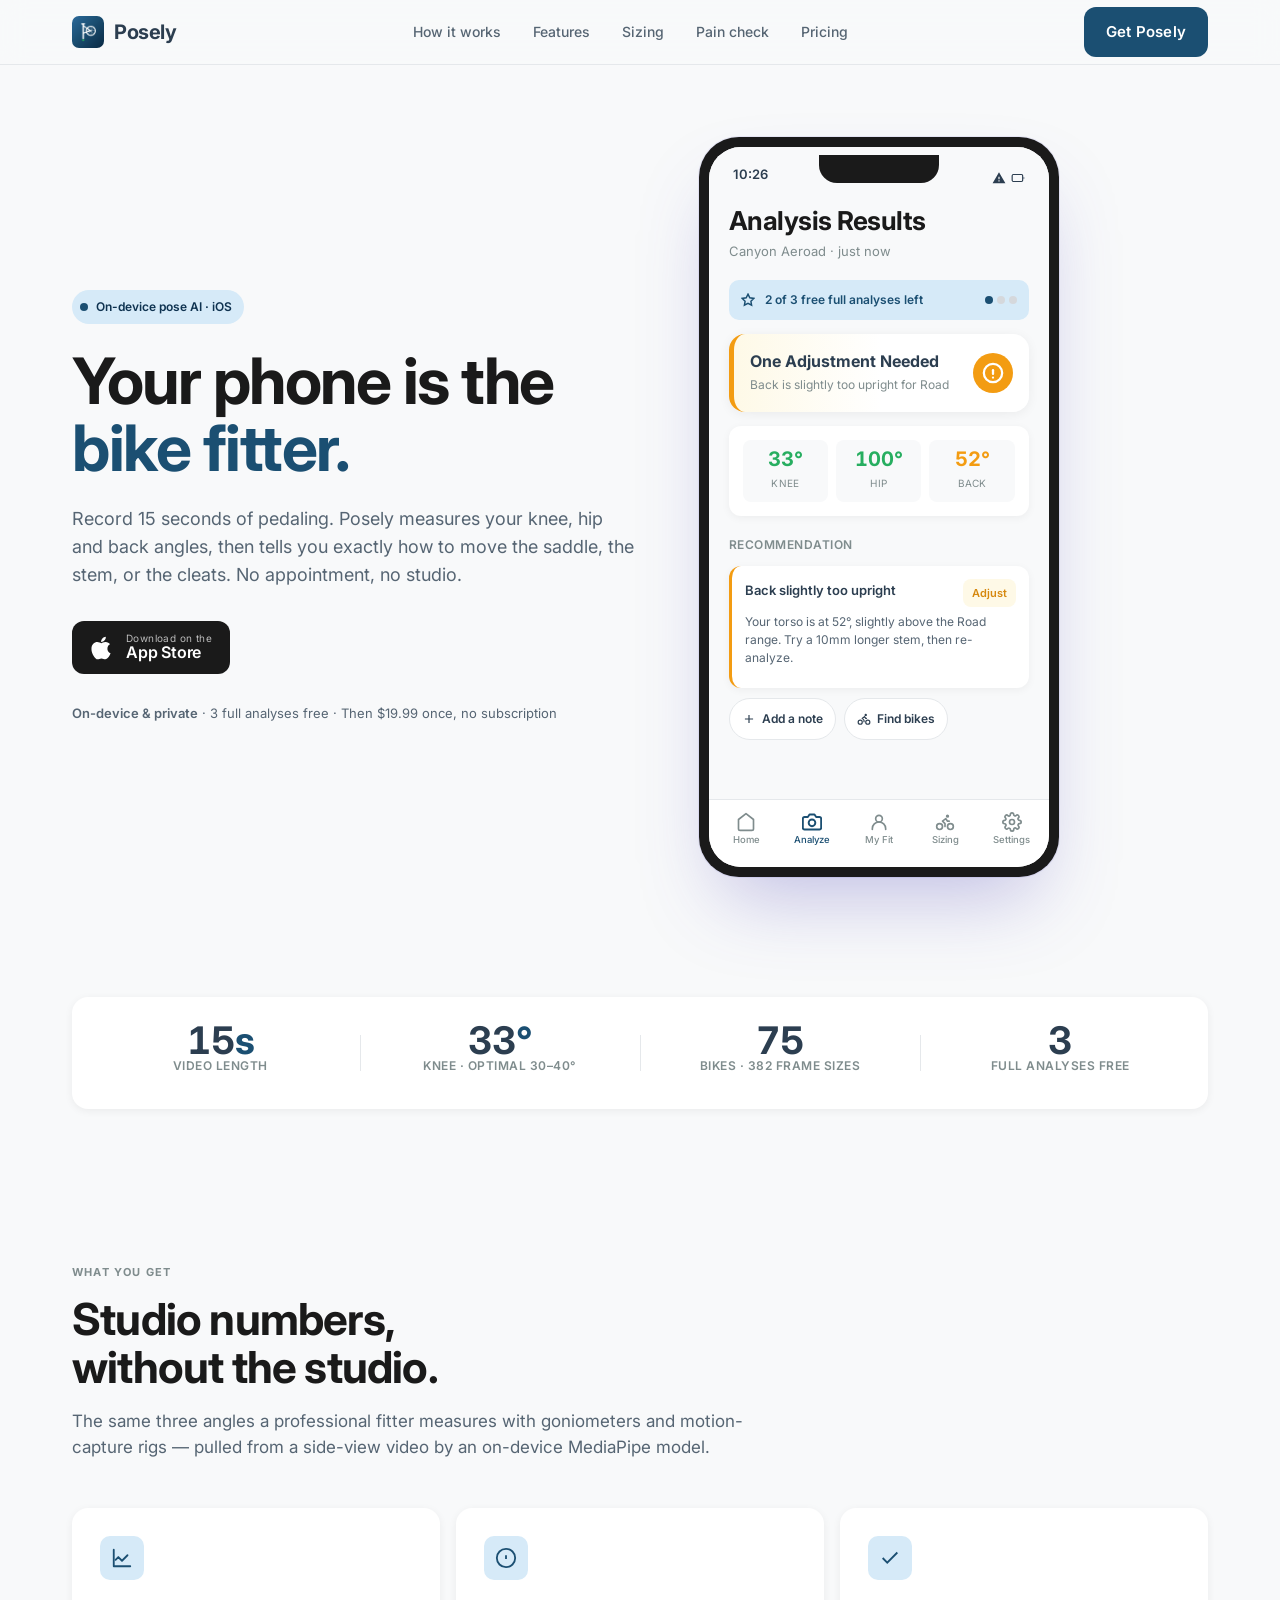
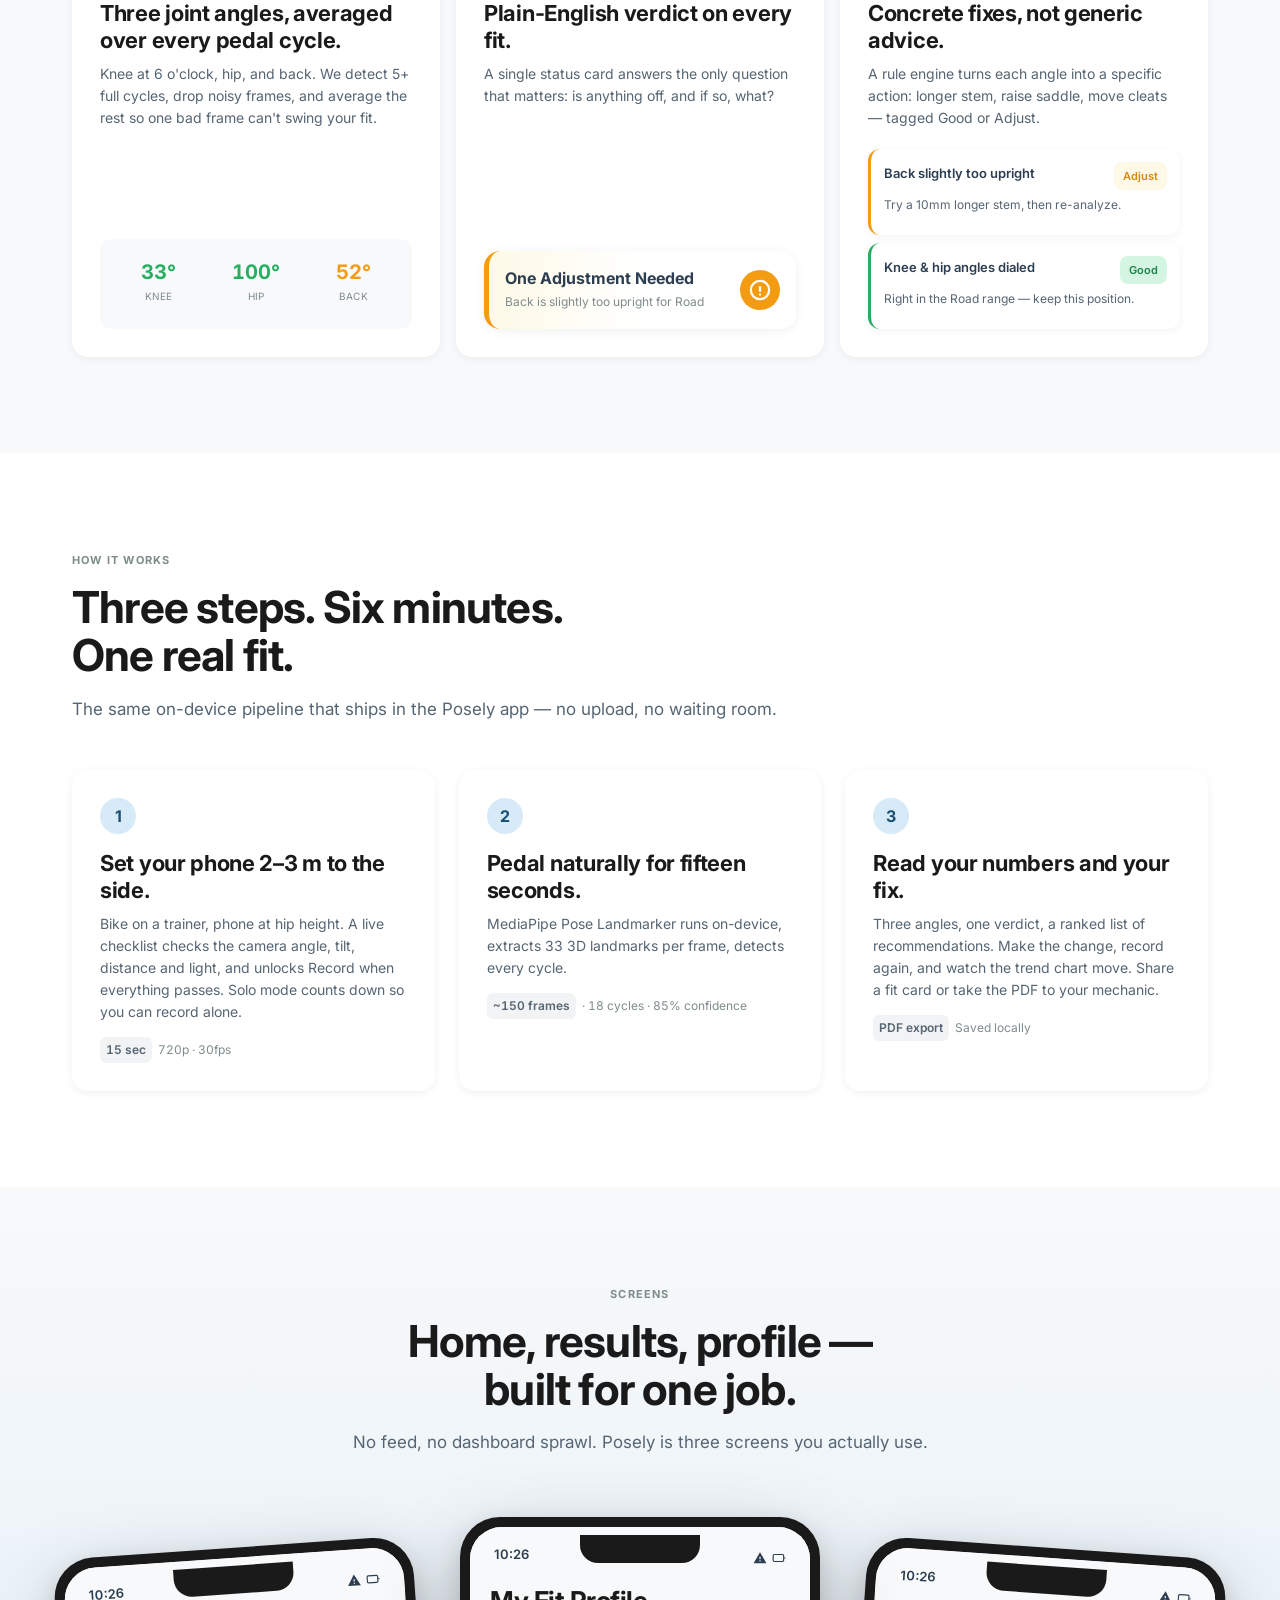
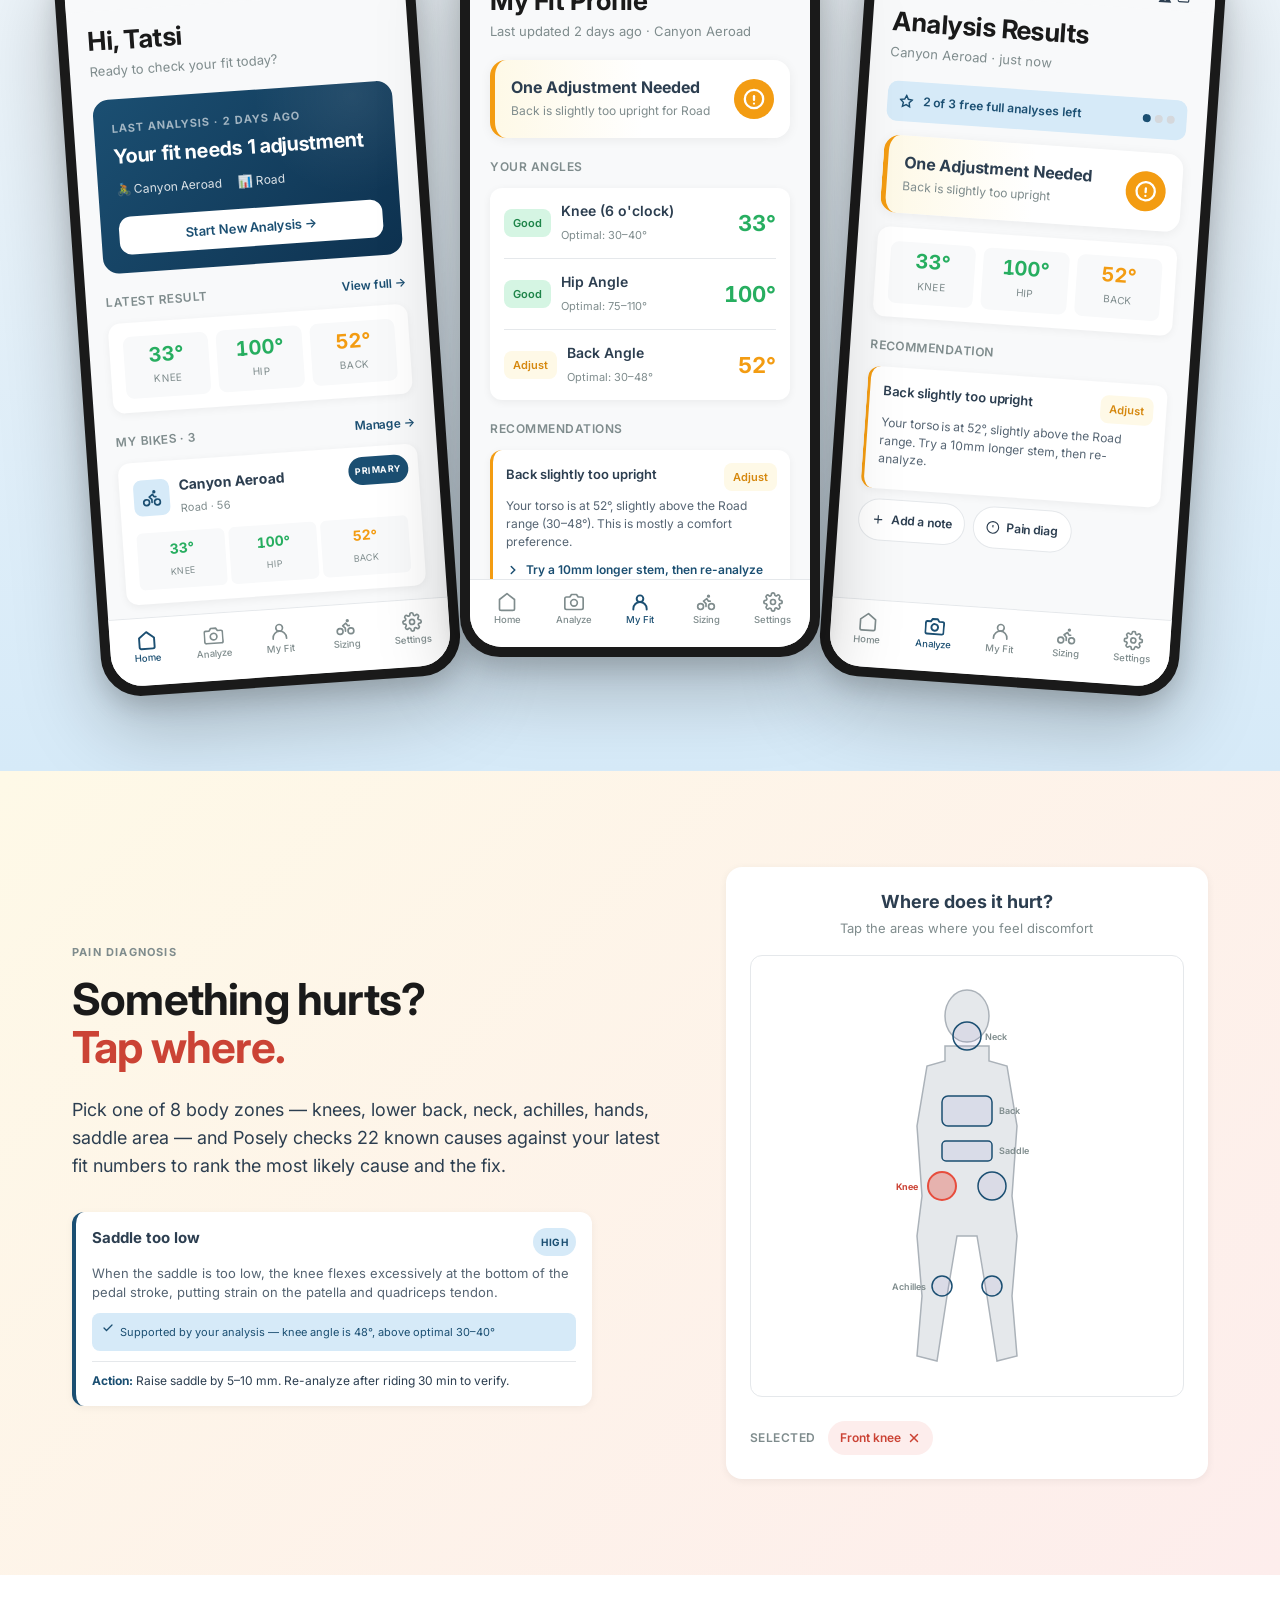
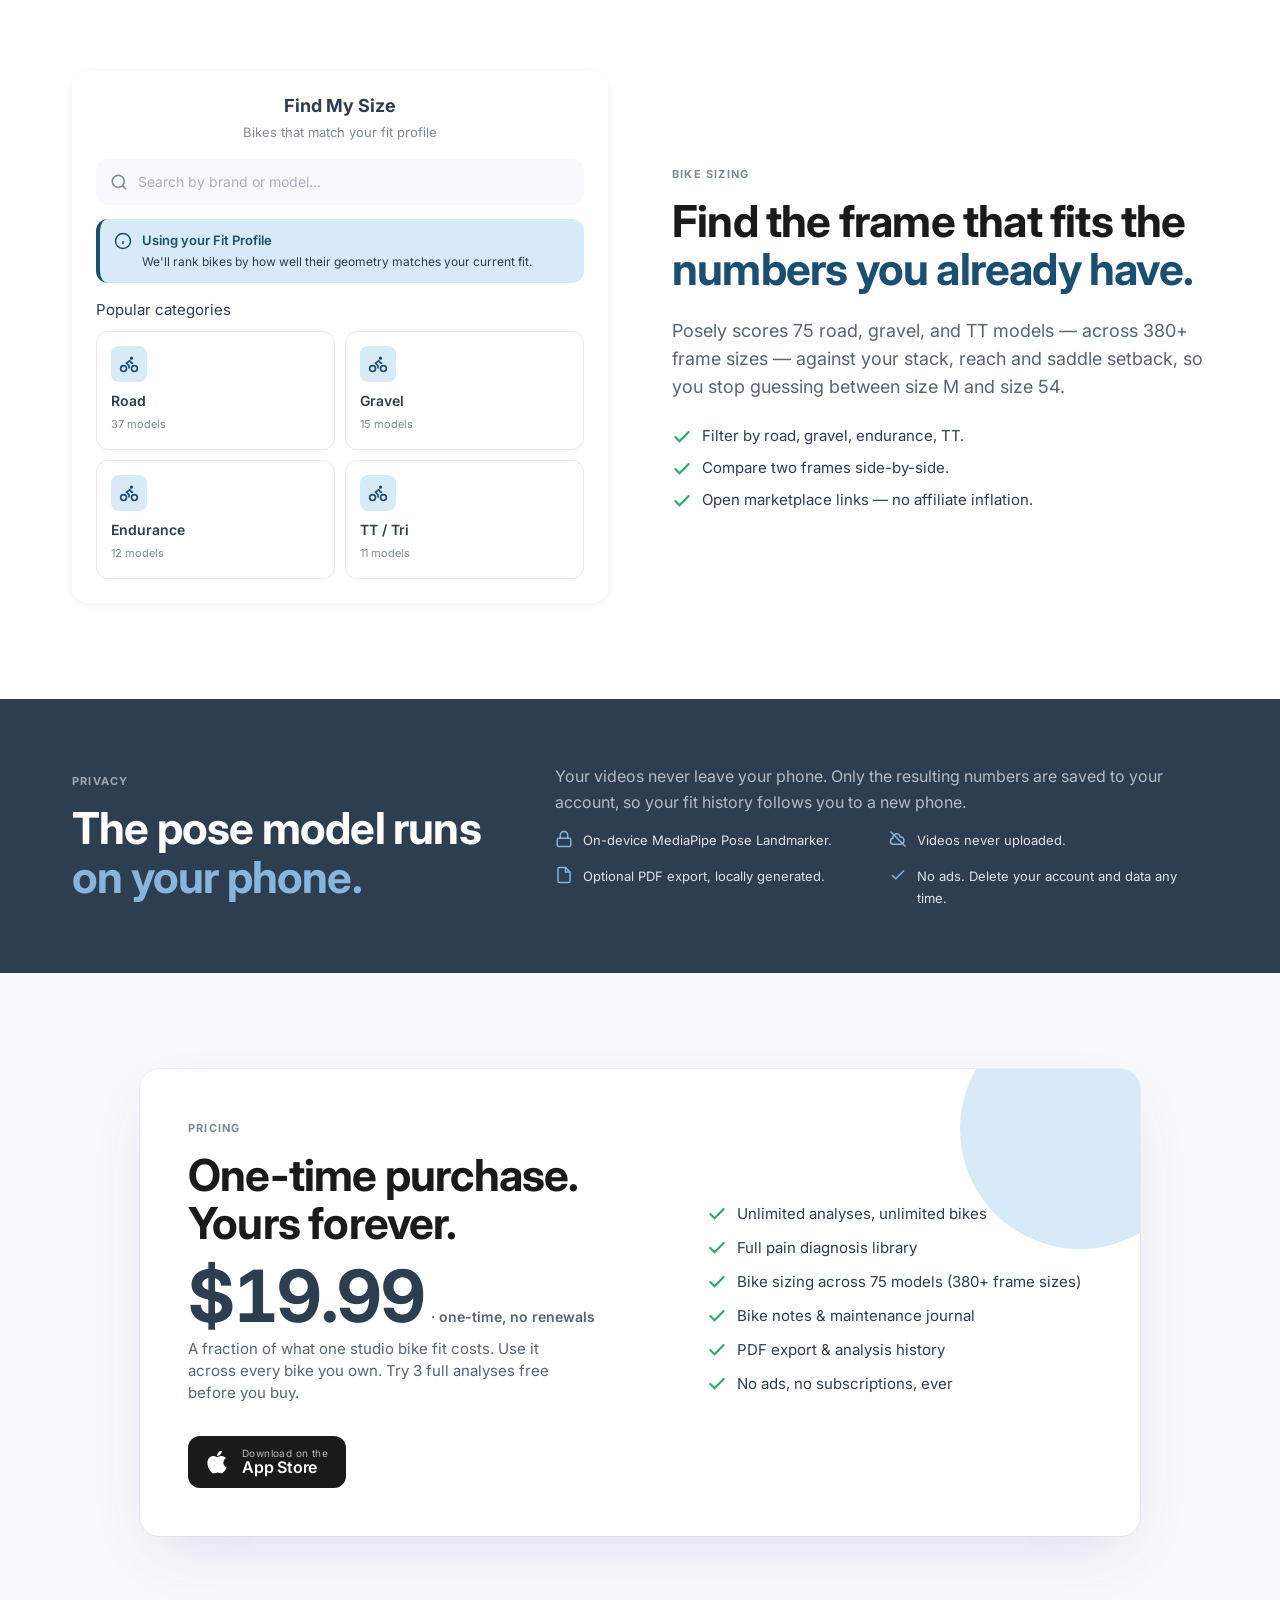
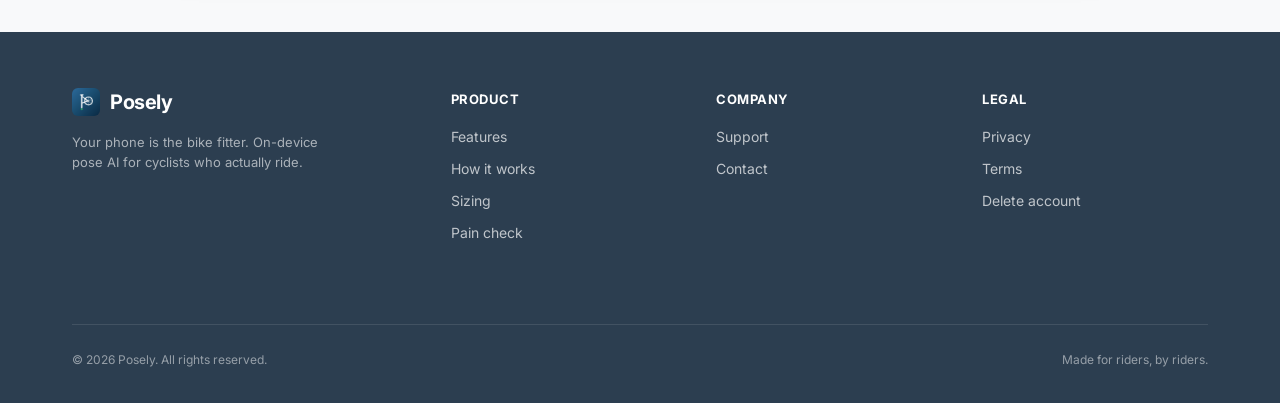
<file: index.html>
<!doctype html>
<html lang="en">
<head>
  <meta charset="utf-8">
  <title>Posely — Your phone is the bike fitter</title>
  <meta name="viewport" content="width=device-width,initial-scale=1">
  <meta name="description" content="Record 15 seconds of pedaling on your trainer. Posely measures your knee, hip and back angles on your iPhone and tells you what to adjust. 3 full analyses free, then $19.99 once.">
  <link rel="canonical" href="https://getposely.github.io/">
  <meta name="apple-itunes-app" content="app-id=6775208993">
  <meta property="og:type" content="website">
  <meta property="og:site_name" content="Posely">
  <meta property="og:title" content="Posely — Your phone is the bike fitter">
  <meta property="og:description" content="Knee, hip and back angles from a 15-second video. Concrete adjustments in mm. Your video stays on your iPhone.">
  <meta property="og:url" content="https://getposely.github.io/">
  <meta property="og:image" content="https://getposely.github.io/posely-icon.png">
  <meta name="twitter:card" content="summary">
  <link rel="icon" type="image/png" href="posely-icon.png">
  <link rel="preconnect" href="https://fonts.googleapis.com">
  <link rel="preconnect" href="https://fonts.gstatic.com" crossorigin>
  <link rel="stylesheet" href="https://fonts.googleapis.com/css2?family=Inter:wght@400;500;600;700;800&display=swap">
  <link rel="stylesheet" href="landing.css">
  <link rel="stylesheet" href="screens.css">
</head>
<body>

<!-- ════════════════════════════════════════════════════════
     NAV
     ════════════════════════════════════════════════════════ -->
<nav class="nav">
  <div class="wrap nav-inner">
    <a class="brand" href="#top">
      <img class="mark" src="posely-icon.png" alt="Posely">
      <span class="name">Posely</span>
    </a>
    <div class="nav-links">
      <a href="#how">How it works</a>
      <a href="#features">Features</a>
      <a href="#sizing">Sizing</a>
      <a href="#pain">Pain check</a>
      <a href="#pricing">Pricing</a>
    </div>
    <a class="btn btn-primary" href="#pricing" data-comment-anchor="nav-cta">Get Posely</a>
  </div>
</nav>

<!-- ════════════════════════════════════════════════════════
     HERO
     ════════════════════════════════════════════════════════ -->
<header class="hero" id="top" data-screen-label="01 Hero">
  <div class="wrap hero-grid">

    <div class="hero-copy">
      <span class="hero-eyebrow"><span class="dot"></span>On-device pose AI · iOS</span>
      <h1 data-comment-anchor="hero-h1">
        Your phone is the<br>
        <span class="underline accent">bike fitter.</span>
      </h1>
      <p class="lead">
        Record 15 seconds of pedaling. Posely measures your knee, hip and
        back angles, then tells you exactly how to move the saddle, the
        stem, or the cleats. No appointment, no studio.
      </p>

      <div class="cta-row">
        <a class="store-btn" href="https://apps.apple.com/app/posely-bike-fit/id6775208993" aria-label="Download Posely on the App Store">
          <svg class="icon" viewBox="0 0 384 512" fill="currentColor">
            <path d="M318.7 268.7c-.2-36.7 16.4-64.4 50-84.8-18.8-26.9-47.2-41.7-84.7-44.6-35.5-2.8-74.3 20.7-88.5 20.7-15 0-49.4-19.7-76.4-19.7C63.3 141.2 4 184.8 4 273.5q0 39.3 14.4 81.2c12.8 36.7 59 126.7 107.2 125.2 25.2-.6 43-17.9 75.8-17.9 31.8 0 48.3 17.9 76.4 17.9 48.6-.7 90.4-82.5 102.6-119.3-65.2-30.7-61.7-90-61.7-91.9zm-56-164.2c27-32 24.5-61.2 23.7-71.7-23.8 1.4-51.4 16.2-67.1 34.4-17.3 19.5-27.5 43.6-25.3 70.9 25.8 2 49.4-11.3 68.7-33.6z"/>
          </svg>
          <div class="lines">
            <span class="top">Download on the</span>
            <span class="bot">App Store</span>
          </div>
        </a>
      </div>

      <div class="hero-proof">
        <div>
          <strong style="color:var(--gray600); font-weight:600">On-device &amp; private</strong>
          · 3 full analyses free · Then $19.99 once, no subscription
        </div>
      </div>
    </div>

    <!-- HERO PHONE — Results screen (faithful recreation) -->
    <div class="hero-phone-wrap">
      <div class="phone-frame" data-comment-anchor="hero-device">
        <div class="phone-screen">
          <div class="status-bar">
            <span>10:26</span>
            <span class="right">
              <svg viewBox="0 0 24 24" fill="currentColor"><path d="M1 21h22L12 2 1 21zm12-3h-2v-2h2v2zm0-4h-2v-4h2v4z"/></svg>
              <svg viewBox="0 0 24 24" fill="none" stroke="currentColor" stroke-width="2"><rect x="2" y="6" width="18" height="12" rx="2"/><line x1="22" y1="11" x2="22" y2="13"/></svg>
            </span>
          </div>

          <div class="screen-body">
            <div class="screen-content active">
              <h1 class="screen-title">Analysis Results</h1>
              <p class="screen-subtitle">Canyon Aeroad · just now</p>

              <!-- Usage banner -->
              <div class="usage-banner">
                <svg width="14" height="14" viewBox="0 0 24 24" fill="none" stroke="currentColor" stroke-width="2.5"><polygon points="12 2 15.09 8.26 22 9.27 17 14.14 18.18 21.02 12 17.77 5.82 21.02 7 14.14 2 9.27 8.91 8.26 12 2"/></svg>
                <span>2 of 3 free full analyses left</span>
                <span class="dots">
                  <span class="d on"></span><span class="d"></span><span class="d"></span>
                </span>
              </div>

              <!-- Overall status -->
              <div class="overall-status warning">
                <div class="row">
                  <div>
                    <div class="title">One Adjustment Needed</div>
                    <div class="sub">Back is slightly too upright for Road</div>
                  </div>
                  <div class="icon-big">
                    <svg width="22" height="22" viewBox="0 0 24 24" fill="none" stroke="currentColor" stroke-width="2.5" stroke-linecap="round" stroke-linejoin="round"><path d="M12 9v4"/><path d="M12 17h.01"/><circle cx="12" cy="12" r="10"/></svg>
                  </div>
                </div>
              </div>

              <!-- Angles mini -->
              <div class="analysis-mini">
                <div class="angles">
                  <div class="angle-mini">
                    <div class="val ok">33°</div>
                    <div class="lbl">Knee</div>
                  </div>
                  <div class="angle-mini">
                    <div class="val ok">100°</div>
                    <div class="lbl">Hip</div>
                  </div>
                  <div class="angle-mini">
                    <div class="val warning">52°</div>
                    <div class="lbl">Back</div>
                  </div>
                </div>
              </div>

              <!-- Recommendation -->
              <div class="section-title-row"><span>Recommendation</span></div>
              <div class="rec-card">
                <div class="head">
                  <div class="ttl">Back slightly too upright</div>
                  <span class="badge warning">Adjust</span>
                </div>
                <div class="message">Your torso is at 52°, slightly above the Road range. Try a 10mm longer stem, then re-analyze.</div>
              </div>

              <!-- Action chips -->
              <div class="action-chips">
                <div class="action-chip">
                  <svg viewBox="0 0 24 24" fill="none" stroke="currentColor" stroke-width="2"><path d="M12 5v14M5 12h14"/></svg>
                  Add a note
                </div>
                <div class="action-chip">
                  <svg viewBox="0 0 24 24" fill="none" stroke="currentColor" stroke-width="2"><circle cx="5.5" cy="17.5" r="3.5"/><circle cx="18.5" cy="17.5" r="3.5"/><path d="M15 6a1 1 0 1 0 0-2 1 1 0 0 0 0 2zm-3 11.5V14l-3-3 4-3 2 3h2"/></svg>
                  Find bikes
                </div>
              </div>
            </div>
          </div>

          <!-- Tab bar -->
          <div class="tab-bar">
            <div class="tab"><svg viewBox="0 0 24 24" fill="none" stroke="currentColor" stroke-width="2" stroke-linecap="round" stroke-linejoin="round"><path d="M3 9l9-7 9 7v11a2 2 0 0 1-2 2H5a2 2 0 0 1-2-2z"/></svg><span>Home</span></div>
            <div class="tab active"><svg viewBox="0 0 24 24" fill="none" stroke="currentColor" stroke-width="2.3" stroke-linecap="round" stroke-linejoin="round"><path d="M23 19a2 2 0 0 1-2 2H3a2 2 0 0 1-2-2V8a2 2 0 0 1 2-2h4l2-3h6l2 3h4a2 2 0 0 1 2 2z"/><circle cx="12" cy="13" r="4"/></svg><span>Analyze</span></div>
            <div class="tab"><svg viewBox="0 0 24 24" fill="none" stroke="currentColor" stroke-width="2" stroke-linecap="round" stroke-linejoin="round"><circle cx="12" cy="8" r="4"/><path d="M4 21v-1a8 8 0 0 1 16 0v1"/></svg><span>My Fit</span></div>
            <div class="tab"><svg viewBox="0 0 24 24" fill="none" stroke="currentColor" stroke-width="2" stroke-linecap="round" stroke-linejoin="round"><circle cx="5.5" cy="17.5" r="3.5"/><circle cx="18.5" cy="17.5" r="3.5"/><path d="M15 6a1 1 0 1 0 0-2 1 1 0 0 0 0 2zm-3 11.5V14l-3-3 4-3 2 3h2"/></svg><span>Sizing</span></div>
            <div class="tab"><svg viewBox="0 0 24 24" fill="none" stroke="currentColor" stroke-width="2" stroke-linecap="round" stroke-linejoin="round"><circle cx="12" cy="12" r="3"/><path d="M19.4 15a1.65 1.65 0 0 0 .33 1.82l.06.06a2 2 0 0 1-2.83 2.83l-.06-.06a1.65 1.65 0 0 0-1.82-.33 1.65 1.65 0 0 0-1 1.51V21a2 2 0 0 1-4 0v-.09A1.65 1.65 0 0 0 9 19.4a1.65 1.65 0 0 0-1.82.33l-.06.06a2 2 0 0 1-2.83-2.83l.06-.06a1.65 1.65 0 0 0 .33-1.82 1.65 1.65 0 0 0-1.51-1H3a2 2 0 0 1 0-4h.09A1.65 1.65 0 0 0 4.6 9a1.65 1.65 0 0 0-.33-1.82l-.06-.06a2 2 0 0 1 2.83-2.83l.06.06a1.65 1.65 0 0 0 1.82.33H9a1.65 1.65 0 0 0 1-1.51V3a2 2 0 0 1 4 0v.09a1.65 1.65 0 0 0 1 1.51 1.65 1.65 0 0 0 1.82-.33l.06-.06a2 2 0 0 1 2.83 2.83l-.06.06a1.65 1.65 0 0 0-.33 1.82V9a1.65 1.65 0 0 0 1.51 1H21a2 2 0 0 1 0 4h-.09a1.65 1.65 0 0 0-1.51 1z"/></svg><span>Settings</span></div>
          </div>

        </div>
      </div>
    </div>

  </div>
</header>

<!-- ════════════════════════════════════════════════════════
     STAT STRIP
     ════════════════════════════════════════════════════════ -->
<section class="section tight" data-screen-label="02 Stats">
  <div class="wrap">
    <div class="stat-strip">
      <div class="cell">
        <div class="num"><span>15</span><span class="deg">s</span></div>
        <div class="lbl">Video length</div>
      </div>
      <div class="cell">
        <div class="num"><span>33</span><span class="deg">°</span></div>
        <div class="lbl">Knee · optimal 30–40°</div>
      </div>
      <div class="cell">
        <div class="num"><span>75</span><span class="deg"></span></div>
        <div class="lbl">Bikes · 382 frame sizes</div>
      </div>
      <div class="cell">
        <div class="num"><span>3</span><span class="deg"></span></div>
        <div class="lbl">Full analyses free</div>
      </div>
    </div>
  </div>
</section>

<!-- ════════════════════════════════════════════════════════
     WHAT YOU GET
     ════════════════════════════════════════════════════════ -->
<section class="section" id="features" data-screen-label="03 What you get">
  <div class="wrap">

    <div class="section-head">
      <div class="label">What you get</div>
      <h2>Studio numbers,<br>without the studio.</h2>
      <p>The same three angles a professional fitter measures with goniometers and motion-capture rigs — pulled from a side-view video by an on-device MediaPipe model.</p>
    </div>

    <div class="feature-grid">

      <!-- Feature 1 — Angles (using analysis-mini styling) -->
      <div class="feature-card">
        <div class="ico"><svg viewBox="0 0 24 24" fill="none" stroke="currentColor" stroke-width="2" stroke-linecap="round" stroke-linejoin="round"><path d="M3 3v18h18"/><path d="M18 9l-6 6-4-4-3 3"/></svg></div>
        <h3>Three joint angles, averaged over every pedal cycle.</h3>
        <p class="desc">Knee at 6 o'clock, hip, and back. We detect 5+ full cycles, drop noisy frames, and average the rest so one bad frame can't swing your fit.</p>
        <div class="visual">
          <div class="analysis-mini" style="cursor:default; box-shadow:none; background:var(--gray-50);">
            <div class="angles">
              <div class="angle-mini">
                <div class="val ok">33°</div>
                <div class="lbl">Knee</div>
              </div>
              <div class="angle-mini">
                <div class="val ok">100°</div>
                <div class="lbl">Hip</div>
              </div>
              <div class="angle-mini">
                <div class="val warning">52°</div>
                <div class="lbl">Back</div>
              </div>
            </div>
          </div>
        </div>
      </div>

      <!-- Feature 2 — Overall verdict -->
      <div class="feature-card">
        <div class="ico"><svg viewBox="0 0 24 24" fill="none" stroke="currentColor" stroke-width="2"><circle cx="12" cy="12" r="10"/><path d="M12 9v4M12 17h.01"/></svg></div>
        <h3>Plain-English verdict on every fit.</h3>
        <p class="desc">A single status card answers the only question that matters: is anything off, and if so, what?</p>
        <div class="visual">
          <div class="overall-status warning" style="margin:0;">
            <div class="row">
              <div>
                <div class="title">One Adjustment Needed</div>
                <div class="sub">Back is slightly too upright for Road</div>
              </div>
              <div class="icon-big">
                <svg width="22" height="22" viewBox="0 0 24 24" fill="none" stroke="currentColor" stroke-width="2.5" stroke-linecap="round" stroke-linejoin="round"><path d="M12 9v4"/><path d="M12 17h.01"/><circle cx="12" cy="12" r="10"/></svg>
              </div>
            </div>
          </div>
        </div>
      </div>

      <!-- Feature 3 — Recommendations -->
      <div class="feature-card">
        <div class="ico"><svg viewBox="0 0 24 24" fill="none" stroke="currentColor" stroke-width="2"><polyline points="20 6 9 17 4 12"/></svg></div>
        <h3>Concrete fixes, not generic advice.</h3>
        <p class="desc">A rule engine turns each angle into a specific action: longer stem, raise saddle, move cleats — tagged Good or Adjust.</p>
        <div class="visual" style="display:flex; flex-direction:column; gap:8px;">
          <div class="rec-card" style="margin:0;">
            <div class="head">
              <div class="ttl">Back slightly too upright</div>
              <span class="badge warning">Adjust</span>
            </div>
            <div class="message">Try a 10mm longer stem, then re-analyze.</div>
          </div>
          <div class="rec-card" style="margin:0; border-left-color: var(--ok);">
            <div class="head">
              <div class="ttl">Knee &amp; hip angles dialed</div>
              <span class="badge ok">Good</span>
            </div>
            <div class="message">Right in the Road range — keep this position.</div>
          </div>
        </div>
      </div>

    </div>

  </div>
</section>

<!-- ════════════════════════════════════════════════════════
     HOW IT WORKS
     ════════════════════════════════════════════════════════ -->
<section class="section" id="how" style="background:var(--white);" data-screen-label="04 How it works">
  <div class="wrap">

    <div class="section-head">
      <div class="label">How it works</div>
      <h2>Three steps. Six minutes.<br>One real fit.</h2>
      <p>The same on-device pipeline that ships in the Posely app — no upload, no waiting room.</p>
    </div>

    <div class="how-grid">
      <div class="step">
        <div class="num">1</div>
        <h3>Set your phone 2–3 m to the side.</h3>
        <p>Bike on a trainer, phone at hip height. A live checklist checks the camera angle, tilt, distance and light, and unlocks Record when everything passes. Solo mode counts down so you can record alone.</p>
        <div class="footnote"><span class="pill">15 sec</span> 720p · 30fps</div>
      </div>
      <div class="step">
        <div class="num">2</div>
        <h3>Pedal naturally for fifteen seconds.</h3>
        <p>MediaPipe Pose Landmarker runs on-device, extracts 33 3D landmarks per frame, detects every cycle.</p>
        <div class="footnote"><span class="pill">~150 frames</span> · 18 cycles · 85% confidence</div>
      </div>
      <div class="step">
        <div class="num">3</div>
        <h3>Read your numbers and your fix.</h3>
        <p>Three angles, one verdict, a ranked list of recommendations. Make the change, record again, and watch the trend chart move. Share a fit card or take the PDF to your mechanic.</p>
        <div class="footnote"><span class="pill">PDF export</span> Saved locally</div>
      </div>
    </div>

  </div>
</section>

<!-- ════════════════════════════════════════════════════════
     DEVICE SHOWCASE — 3 phones, all from the real mockup
     ════════════════════════════════════════════════════════ -->
<section class="showcase-section" data-screen-label="05 Screenshots">
  <div class="wrap">
    <div class="section-head" style="text-align:center; margin: 0 auto 48px;">
      <div class="label" style="text-align:center">Screens</div>
      <h2 style="text-align:center">Home, results, profile —<br>built for one job.</h2>
      <p style="text-align:center; margin: 16px auto 0;">No feed, no dashboard sprawl. Posely is three screens you actually use.</p>
    </div>

    <div class="device-row">

      <!-- PHONE 1 — HOME -->
      <div class="phone-frame tilt-l">
        <div class="phone-screen">
          <div class="status-bar">
            <span>10:26</span>
            <span class="right">
              <svg viewBox="0 0 24 24" fill="currentColor"><path d="M1 21h22L12 2 1 21zm12-3h-2v-2h2v2zm0-4h-2v-4h2v4z"/></svg>
              <svg viewBox="0 0 24 24" fill="none" stroke="currentColor" stroke-width="2"><rect x="2" y="6" width="18" height="12" rx="2"/><line x1="22" y1="11" x2="22" y2="13"/></svg>
            </span>
          </div>

          <div class="screen-body">
            <div class="screen-content active">
              <h1 class="screen-title">Hi, Tatsi</h1>
              <p class="screen-subtitle">Ready to check your fit today?</p>

              <!-- Hero gradient card -->
              <div class="hero-card">
                <div class="label">Last analysis · 2 days ago</div>
                <div class="title">Your fit needs 1 adjustment</div>
                <div class="meta">
                  <span>🚴 Canyon Aeroad</span>
                  <span>📊 Road</span>
                </div>
                <button class="cta">Start New Analysis →</button>
              </div>

              <div class="section-title-row">
                <span>Latest result</span>
                <a>View full →</a>
              </div>
              <div class="analysis-mini">
                <div class="angles">
                  <div class="angle-mini"><div class="val ok">33°</div><div class="lbl">Knee</div></div>
                  <div class="angle-mini"><div class="val ok">100°</div><div class="lbl">Hip</div></div>
                  <div class="angle-mini"><div class="val warning">52°</div><div class="lbl">Back</div></div>
                </div>
              </div>

              <div class="section-title-row">
                <span>My bikes · 3</span>
                <a>Manage →</a>
              </div>
              <div class="bike-tile">
                <span class="primary-tag">Primary</span>
                <div class="head">
                  <div class="ic">
                    <svg viewBox="0 0 24 24" fill="none" stroke="currentColor" stroke-width="2" stroke-linecap="round" stroke-linejoin="round"><circle cx="5.5" cy="17.5" r="3.5"/><circle cx="18.5" cy="17.5" r="3.5"/><path d="M15 6a1 1 0 1 0 0-2 1 1 0 0 0 0 2zm-3 11.5V14l-3-3 4-3 2 3h2"/></svg>
                  </div>
                  <div>
                    <div class="name">Canyon Aeroad</div>
                    <div class="style">Road · 56</div>
                  </div>
                </div>
                <div class="mini-angles">
                  <div class="ang"><div class="v ok">33°</div><div class="l">Knee</div></div>
                  <div class="ang"><div class="v ok">100°</div><div class="l">Hip</div></div>
                  <div class="ang"><div class="v warning">52°</div><div class="l">Back</div></div>
                </div>
              </div>

              <!-- Pain CTA -->
              <div class="pain-cta">
                <div class="icon">
                  <svg width="20" height="20" viewBox="0 0 24 24" fill="none" stroke="currentColor" stroke-width="2" stroke-linecap="round" stroke-linejoin="round"><circle cx="12" cy="12" r="10"/><line x1="12" y1="8" x2="12" y2="12"/><line x1="12" y1="16" x2="12.01" y2="16"/></svg>
                </div>
                <div class="body">
                  <div class="ttl">Something hurts?</div>
                  <div class="sub">Get a fit-based diagnosis</div>
                </div>
                <div class="chevron">
                  <svg width="18" height="18" viewBox="0 0 24 24" fill="none" stroke="currentColor" stroke-width="2.5" stroke-linecap="round"><polyline points="9 18 15 12 9 6"/></svg>
                </div>
              </div>
            </div>
          </div>

          <div class="tab-bar">
            <div class="tab active"><svg viewBox="0 0 24 24" fill="none" stroke="currentColor" stroke-width="2.3" stroke-linecap="round" stroke-linejoin="round"><path d="M3 9l9-7 9 7v11a2 2 0 0 1-2 2H5a2 2 0 0 1-2-2z"/></svg><span>Home</span></div>
            <div class="tab"><svg viewBox="0 0 24 24" fill="none" stroke="currentColor" stroke-width="2" stroke-linecap="round" stroke-linejoin="round"><path d="M23 19a2 2 0 0 1-2 2H3a2 2 0 0 1-2-2V8a2 2 0 0 1 2-2h4l2-3h6l2 3h4a2 2 0 0 1 2 2z"/><circle cx="12" cy="13" r="4"/></svg><span>Analyze</span></div>
            <div class="tab"><svg viewBox="0 0 24 24" fill="none" stroke="currentColor" stroke-width="2" stroke-linecap="round" stroke-linejoin="round"><circle cx="12" cy="8" r="4"/><path d="M4 21v-1a8 8 0 0 1 16 0v1"/></svg><span>My Fit</span></div>
            <div class="tab"><svg viewBox="0 0 24 24" fill="none" stroke="currentColor" stroke-width="2" stroke-linecap="round" stroke-linejoin="round"><circle cx="5.5" cy="17.5" r="3.5"/><circle cx="18.5" cy="17.5" r="3.5"/><path d="M15 6a1 1 0 1 0 0-2 1 1 0 0 0 0 2zm-3 11.5V14l-3-3 4-3 2 3h2"/></svg><span>Sizing</span></div>
            <div class="tab"><svg viewBox="0 0 24 24" fill="none" stroke="currentColor" stroke-width="2" stroke-linecap="round" stroke-linejoin="round"><circle cx="12" cy="12" r="3"/><path d="M19.4 15a1.65 1.65 0 0 0 .33 1.82l.06.06a2 2 0 0 1-2.83 2.83l-.06-.06a1.65 1.65 0 0 0-1.82-.33 1.65 1.65 0 0 0-1 1.51V21a2 2 0 0 1-4 0v-.09A1.65 1.65 0 0 0 9 19.4a1.65 1.65 0 0 0-1.82.33l-.06.06a2 2 0 0 1-2.83-2.83l.06-.06a1.65 1.65 0 0 0 .33-1.82 1.65 1.65 0 0 0-1.51-1H3a2 2 0 0 1 0-4h.09A1.65 1.65 0 0 0 4.6 9a1.65 1.65 0 0 0-.33-1.82l-.06-.06a2 2 0 0 1 2.83-2.83l.06.06a1.65 1.65 0 0 0 1.82.33H9a1.65 1.65 0 0 0 1-1.51V3a2 2 0 0 1 4 0v.09a1.65 1.65 0 0 0 1 1.51 1.65 1.65 0 0 0 1.82-.33l.06-.06a2 2 0 0 1 2.83 2.83l-.06.06a1.65 1.65 0 0 0-.33 1.82V9a1.65 1.65 0 0 0 1.51 1H21a2 2 0 0 1 0 4h-.09a1.65 1.65 0 0 0-1.51 1z"/></svg><span>Settings</span></div>
          </div>
        </div>
      </div>

      <!-- PHONE 2 — MY FIT (center, larger) -->
      <div class="phone-frame center">
        <div class="phone-screen">
          <div class="status-bar">
            <span>10:26</span>
            <span class="right">
              <svg viewBox="0 0 24 24" fill="currentColor"><path d="M1 21h22L12 2 1 21zm12-3h-2v-2h2v2zm0-4h-2v-4h2v4z"/></svg>
              <svg viewBox="0 0 24 24" fill="none" stroke="currentColor" stroke-width="2"><rect x="2" y="6" width="18" height="12" rx="2"/><line x1="22" y1="11" x2="22" y2="13"/></svg>
            </span>
          </div>

          <div class="screen-body">
            <div class="screen-content active">
              <h1 class="screen-title">My Fit Profile</h1>
              <p class="screen-subtitle">Last updated 2 days ago · Canyon Aeroad</p>

              <div class="overall-status warning">
                <div class="row">
                  <div>
                    <div class="title">One Adjustment Needed</div>
                    <div class="sub">Back is slightly too upright for Road</div>
                  </div>
                  <div class="icon-big">
                    <svg width="22" height="22" viewBox="0 0 24 24" fill="none" stroke="currentColor" stroke-width="2.5" stroke-linecap="round" stroke-linejoin="round"><path d="M12 9v4"/><path d="M12 17h.01"/><circle cx="12" cy="12" r="10"/></svg>
                  </div>
                </div>
              </div>

              <div class="section-title-row"><span>Your angles</span></div>
              <div class="angle-card">
                <div class="angle-row">
                  <div class="left">
                    <span class="badge ok">Good</span>
                    <div class="lbl-box">
                      <span class="name">Knee (6 o'clock)</span>
                      <span class="range">Optimal: 30–40°</span>
                    </div>
                  </div>
                  <div class="value ok">33°</div>
                </div>
                <div class="angle-row">
                  <div class="left">
                    <span class="badge ok">Good</span>
                    <div class="lbl-box">
                      <span class="name">Hip Angle</span>
                      <span class="range">Optimal: 75–110°</span>
                    </div>
                  </div>
                  <div class="value ok">100°</div>
                </div>
                <div class="angle-row">
                  <div class="left">
                    <span class="badge warning">Adjust</span>
                    <div class="lbl-box">
                      <span class="name">Back Angle</span>
                      <span class="range">Optimal: 30–48°</span>
                    </div>
                  </div>
                  <div class="value warning">52°</div>
                </div>
              </div>

              <div class="section-title-row"><span>Recommendations</span></div>
              <div class="rec-card">
                <div class="head">
                  <div class="ttl">Back slightly too upright</div>
                  <span class="badge warning">Adjust</span>
                </div>
                <div class="message">Your torso is at 52°, slightly above the Road range (30–48°). This is mostly a comfort preference.</div>
                <div class="action">
                  <svg viewBox="0 0 24 24" fill="none" stroke="currentColor" stroke-width="2.5" stroke-linecap="round"><polyline points="9 18 15 12 9 6"/></svg>
                  Try a 10mm longer stem, then re-analyze
                </div>
              </div>
            </div>
          </div>

          <div class="tab-bar">
            <div class="tab"><svg viewBox="0 0 24 24" fill="none" stroke="currentColor" stroke-width="2" stroke-linecap="round" stroke-linejoin="round"><path d="M3 9l9-7 9 7v11a2 2 0 0 1-2 2H5a2 2 0 0 1-2-2z"/></svg><span>Home</span></div>
            <div class="tab"><svg viewBox="0 0 24 24" fill="none" stroke="currentColor" stroke-width="2" stroke-linecap="round" stroke-linejoin="round"><path d="M23 19a2 2 0 0 1-2 2H3a2 2 0 0 1-2-2V8a2 2 0 0 1 2-2h4l2-3h6l2 3h4a2 2 0 0 1 2 2z"/><circle cx="12" cy="13" r="4"/></svg><span>Analyze</span></div>
            <div class="tab active"><svg viewBox="0 0 24 24" fill="none" stroke="currentColor" stroke-width="2.3" stroke-linecap="round" stroke-linejoin="round"><circle cx="12" cy="8" r="4"/><path d="M4 21v-1a8 8 0 0 1 16 0v1"/></svg><span>My Fit</span></div>
            <div class="tab"><svg viewBox="0 0 24 24" fill="none" stroke="currentColor" stroke-width="2" stroke-linecap="round" stroke-linejoin="round"><circle cx="5.5" cy="17.5" r="3.5"/><circle cx="18.5" cy="17.5" r="3.5"/><path d="M15 6a1 1 0 1 0 0-2 1 1 0 0 0 0 2zm-3 11.5V14l-3-3 4-3 2 3h2"/></svg><span>Sizing</span></div>
            <div class="tab"><svg viewBox="0 0 24 24" fill="none" stroke="currentColor" stroke-width="2" stroke-linecap="round" stroke-linejoin="round"><circle cx="12" cy="12" r="3"/><path d="M19.4 15a1.65 1.65 0 0 0 .33 1.82l.06.06a2 2 0 0 1-2.83 2.83l-.06-.06a1.65 1.65 0 0 0-1.82-.33 1.65 1.65 0 0 0-1 1.51V21a2 2 0 0 1-4 0v-.09A1.65 1.65 0 0 0 9 19.4a1.65 1.65 0 0 0-1.82.33l-.06.06a2 2 0 0 1-2.83-2.83l.06-.06a1.65 1.65 0 0 0 .33-1.82 1.65 1.65 0 0 0-1.51-1H3a2 2 0 0 1 0-4h.09A1.65 1.65 0 0 0 4.6 9a1.65 1.65 0 0 0-.33-1.82l-.06-.06a2 2 0 0 1 2.83-2.83l.06.06a1.65 1.65 0 0 0 1.82.33H9a1.65 1.65 0 0 0 1-1.51V3a2 2 0 0 1 4 0v.09a1.65 1.65 0 0 0 1 1.51 1.65 1.65 0 0 0 1.82-.33l.06-.06a2 2 0 0 1 2.83 2.83l-.06.06a1.65 1.65 0 0 0-.33 1.82V9a1.65 1.65 0 0 0 1.51 1H21a2 2 0 0 1 0 4h-.09a1.65 1.65 0 0 0-1.51 1z"/></svg><span>Settings</span></div>
          </div>
        </div>
      </div>

      <!-- PHONE 3 — RESULTS -->
      <div class="phone-frame tilt-r">
        <div class="phone-screen">
          <div class="status-bar">
            <span>10:26</span>
            <span class="right">
              <svg viewBox="0 0 24 24" fill="currentColor"><path d="M1 21h22L12 2 1 21zm12-3h-2v-2h2v2zm0-4h-2v-4h2v4z"/></svg>
              <svg viewBox="0 0 24 24" fill="none" stroke="currentColor" stroke-width="2"><rect x="2" y="6" width="18" height="12" rx="2"/><line x1="22" y1="11" x2="22" y2="13"/></svg>
            </span>
          </div>

          <div class="screen-body">
            <div class="screen-content active">
              <h1 class="screen-title">Analysis Results</h1>
              <p class="screen-subtitle">Canyon Aeroad · just now</p>

              <div class="usage-banner">
                <svg width="14" height="14" viewBox="0 0 24 24" fill="none" stroke="currentColor" stroke-width="2.5"><polygon points="12 2 15.09 8.26 22 9.27 17 14.14 18.18 21.02 12 17.77 5.82 21.02 7 14.14 2 9.27 8.91 8.26 12 2"/></svg>
                <span>2 of 3 free full analyses left</span>
                <span class="dots"><span class="d on"></span><span class="d"></span><span class="d"></span></span>
              </div>

              <div class="overall-status warning">
                <div class="row">
                  <div>
                    <div class="title">One Adjustment Needed</div>
                    <div class="sub">Back is slightly too upright</div>
                  </div>
                  <div class="icon-big">
                    <svg width="22" height="22" viewBox="0 0 24 24" fill="none" stroke="currentColor" stroke-width="2.5" stroke-linecap="round" stroke-linejoin="round"><path d="M12 9v4"/><path d="M12 17h.01"/><circle cx="12" cy="12" r="10"/></svg>
                  </div>
                </div>
              </div>

              <div class="analysis-mini">
                <div class="angles">
                  <div class="angle-mini"><div class="val ok">33°</div><div class="lbl">Knee</div></div>
                  <div class="angle-mini"><div class="val ok">100°</div><div class="lbl">Hip</div></div>
                  <div class="angle-mini"><div class="val warning">52°</div><div class="lbl">Back</div></div>
                </div>
              </div>

              <div class="section-title-row"><span>Recommendation</span></div>
              <div class="rec-card">
                <div class="head">
                  <div class="ttl">Back slightly too upright</div>
                  <span class="badge warning">Adjust</span>
                </div>
                <div class="message">Your torso is at 52°, slightly above the Road range. Try a 10mm longer stem, then re-analyze.</div>
              </div>

              <div class="action-chips">
                <div class="action-chip">
                  <svg viewBox="0 0 24 24" fill="none" stroke="currentColor" stroke-width="2"><path d="M12 5v14M5 12h14"/></svg>
                  Add a note
                </div>
                <div class="action-chip">
                  <svg viewBox="0 0 24 24" fill="none" stroke="currentColor" stroke-width="2"><circle cx="12" cy="12" r="10"/><line x1="12" y1="8" x2="12" y2="12"/></svg>
                  Pain diag
                </div>
              </div>
            </div>
          </div>

          <div class="tab-bar">
            <div class="tab"><svg viewBox="0 0 24 24" fill="none" stroke="currentColor" stroke-width="2" stroke-linecap="round" stroke-linejoin="round"><path d="M3 9l9-7 9 7v11a2 2 0 0 1-2 2H5a2 2 0 0 1-2-2z"/></svg><span>Home</span></div>
            <div class="tab active"><svg viewBox="0 0 24 24" fill="none" stroke="currentColor" stroke-width="2.3" stroke-linecap="round" stroke-linejoin="round"><path d="M23 19a2 2 0 0 1-2 2H3a2 2 0 0 1-2-2V8a2 2 0 0 1 2-2h4l2-3h6l2 3h4a2 2 0 0 1 2 2z"/><circle cx="12" cy="13" r="4"/></svg><span>Analyze</span></div>
            <div class="tab"><svg viewBox="0 0 24 24" fill="none" stroke="currentColor" stroke-width="2" stroke-linecap="round" stroke-linejoin="round"><circle cx="12" cy="8" r="4"/><path d="M4 21v-1a8 8 0 0 1 16 0v1"/></svg><span>My Fit</span></div>
            <div class="tab"><svg viewBox="0 0 24 24" fill="none" stroke="currentColor" stroke-width="2" stroke-linecap="round" stroke-linejoin="round"><circle cx="5.5" cy="17.5" r="3.5"/><circle cx="18.5" cy="17.5" r="3.5"/><path d="M15 6a1 1 0 1 0 0-2 1 1 0 0 0 0 2zm-3 11.5V14l-3-3 4-3 2 3h2"/></svg><span>Sizing</span></div>
            <div class="tab"><svg viewBox="0 0 24 24" fill="none" stroke="currentColor" stroke-width="2" stroke-linecap="round" stroke-linejoin="round"><circle cx="12" cy="12" r="3"/><path d="M19.4 15a1.65 1.65 0 0 0 .33 1.82l.06.06a2 2 0 0 1-2.83 2.83l-.06-.06a1.65 1.65 0 0 0-1.82-.33 1.65 1.65 0 0 0-1 1.51V21a2 2 0 0 1-4 0v-.09A1.65 1.65 0 0 0 9 19.4a1.65 1.65 0 0 0-1.82.33l-.06.06a2 2 0 0 1-2.83-2.83l.06-.06a1.65 1.65 0 0 0 .33-1.82 1.65 1.65 0 0 0-1.51-1H3a2 2 0 0 1 0-4h.09A1.65 1.65 0 0 0 4.6 9a1.65 1.65 0 0 0-.33-1.82l-.06-.06a2 2 0 0 1 2.83-2.83l.06.06a1.65 1.65 0 0 0 1.82.33H9a1.65 1.65 0 0 0 1-1.51V3a2 2 0 0 1 4 0v.09a1.65 1.65 0 0 0 1 1.51 1.65 1.65 0 0 0 1.82-.33l.06-.06a2 2 0 0 1 2.83 2.83l-.06.06a1.65 1.65 0 0 0-.33 1.82V9a1.65 1.65 0 0 0 1.51 1H21a2 2 0 0 1 0 4h-.09a1.65 1.65 0 0 0-1.51 1z"/></svg><span>Settings</span></div>
          </div>
        </div>
      </div>

    </div>
  </div>
</section>

<!-- ════════════════════════════════════════════════════════
     PAIN DIAGNOSIS — body-svg-wrap recreation
     ════════════════════════════════════════════════════════ -->
<section class="section pain-section" id="pain" data-screen-label="06 Pain diagnosis">
  <div class="wrap pain-grid">

    <div class="copy">
      <div class="label">Pain diagnosis</div>
      <h2>Something hurts?<br><span class="a">Tap where.</span></h2>
      <p class="lead" style="color:var(--gray-600); margin-top:24px">
        Pick one of 8 body zones — knees, lower back, neck, achilles, hands, saddle area — and Posely checks 22 known causes against your latest fit numbers to rank the most likely cause and the fix.
      </p>

      <!-- Diagnosis preview card (replica of diag-card.high) -->
      <div class="diag-preview">
        <div class="diag-head">
          <div class="diag-title">Saddle too low</div>
          <span class="confidence-badge high">High</span>
        </div>
        <div class="diag-desc">When the saddle is too low, the knee flexes excessively at the bottom of the pedal stroke, putting strain on the patella and quadriceps tendon.</div>
        <div class="evidence">
          <svg viewBox="0 0 24 24" fill="none" stroke="currentColor" stroke-width="2.5" stroke-linecap="round"><polyline points="20 6 9 17 4 12"/></svg>
          Supported by your analysis — knee angle is 48°, above optimal 30–40°
        </div>
        <div class="action"><strong>Action:</strong> Raise saddle by 5–10 mm. Re-analyze after riding 30 min to verify.</div>
      </div>
    </div>

    <!-- Body SVG (exact recreation from mockup) -->
    <div class="pain-card">
      <div class="modal-title">Where does it hurt?</div>
      <p class="modal-sub">Tap the areas where you feel discomfort</p>

      <div class="body-svg-wrap">
        <svg width="200" height="400" viewBox="0 0 200 400">
          <!-- Body silhouette -->
          <ellipse cx="100" cy="40" rx="22" ry="26" fill="#E5E8EB" stroke="#ABB2B9" stroke-width="1.5"/>
          <path d="M78 70 L78 85 L60 90 L50 150 L55 220 L50 260 L55 320 L50 380 L70 385 L80 320 L90 260 L100 260 L110 260 L120 320 L130 385 L150 380 L145 320 L150 260 L145 220 L150 150 L140 90 L122 85 L122 70 Z"
                fill="#E5E8EB" stroke="#ABB2B9" stroke-width="1.5"/>

          <!-- Zones -->
          <circle class="pain-zone" cx="100" cy="60" r="14"/>
          <text x="118" y="64" font-size="9" font-weight="600" fill="#7F8C8D">Neck</text>

          <rect class="pain-zone" x="75" y="120" width="50" height="30" rx="6"/>
          <text x="132" y="138" font-size="9" font-weight="600" fill="#7F8C8D">Back</text>

          <rect class="pain-zone" x="75" y="165" width="50" height="20" rx="4"/>
          <text x="132" y="178" font-size="9" font-weight="600" fill="#7F8C8D">Saddle</text>

          <circle class="pain-zone selected" cx="75" cy="210" r="14"/>
          <text x="29" y="214" font-size="9" font-weight="700" fill="#CB4335">Knee</text>
          <circle class="pain-zone" cx="125" cy="210" r="14"/>

          <circle class="pain-zone" cx="75" cy="310" r="10"/>
          <text x="25" y="314" font-size="9" font-weight="600" fill="#7F8C8D">Achilles</text>
          <circle class="pain-zone" cx="125" cy="310" r="10"/>
        </svg>
      </div>

      <div class="selected-row">
        <span class="form-label">Selected</span>
        <span class="zone-chip">
          Front knee
          <svg viewBox="0 0 24 24" fill="none" stroke="currentColor" stroke-width="2.5" stroke-linecap="round"><line x1="18" y1="6" x2="6" y2="18"/><line x1="6" y1="6" x2="18" y2="18"/></svg>
        </span>
      </div>
    </div>

  </div>
</section>

<!-- ════════════════════════════════════════════════════════
     BIKE SIZING — Find My Size recreation
     ════════════════════════════════════════════════════════ -->
<section class="section" id="sizing" style="background:var(--white);" data-screen-label="07 Bike sizing">
  <div class="wrap sizing-grid">

    <!-- Sizing card mock -->
    <div class="sizing-mock">
      <div class="modal-title">Find My Size</div>
      <p class="modal-sub">Bikes that match your fit profile</p>

      <div class="search-box">
        <svg width="18" height="18" viewBox="0 0 24 24" fill="none" stroke="currentColor" stroke-width="2" stroke-linecap="round" stroke-linejoin="round"><circle cx="11" cy="11" r="8"/><line x1="21" y1="21" x2="16.65" y2="16.65"/></svg>
        <span class="placeholder">Search by brand or model…</span>
      </div>

      <div class="info-banner">
        <svg width="18" height="18" viewBox="0 0 24 24" fill="none" stroke="currentColor" stroke-width="2"><circle cx="12" cy="12" r="10"/><line x1="12" y1="16" x2="12" y2="12"/><line x1="12" y1="8" x2="12.01" y2="8"/></svg>
        <div class="txt">
          <div class="banner-ttl">Using your Fit Profile</div>
          We'll rank bikes by how well their geometry matches your current fit.
        </div>
      </div>

      <div class="section-title-row" style="margin: 16px 0 10px"><span>Popular categories</span></div>
      <div class="categories-grid">
        <div class="cat-tile">
          <div class="cat-icon"><svg viewBox="0 0 24 24" fill="none" stroke="currentColor" stroke-width="2"><circle cx="5.5" cy="17.5" r="3.5"/><circle cx="18.5" cy="17.5" r="3.5"/><path d="M15 6a1 1 0 1 0 0-2 1 1 0 0 0 0 2zm-3 11.5V14l-3-3 4-3 2 3h2"/></svg></div>
          <div class="cat-title">Road</div>
          <div class="cat-sub">37 models</div>
        </div>
        <div class="cat-tile">
          <div class="cat-icon"><svg viewBox="0 0 24 24" fill="none" stroke="currentColor" stroke-width="2"><circle cx="5.5" cy="17.5" r="3.5"/><circle cx="18.5" cy="17.5" r="3.5"/><path d="M15 6a1 1 0 1 0 0-2 1 1 0 0 0 0 2zm-3 11.5V14l-3-3 4-3 2 3h2"/></svg></div>
          <div class="cat-title">Gravel</div>
          <div class="cat-sub">15 models</div>
        </div>
        <div class="cat-tile">
          <div class="cat-icon"><svg viewBox="0 0 24 24" fill="none" stroke="currentColor" stroke-width="2"><circle cx="5.5" cy="17.5" r="3.5"/><circle cx="18.5" cy="17.5" r="3.5"/><path d="M15 6a1 1 0 1 0 0-2 1 1 0 0 0 0 2zm-3 11.5V14l-3-3 4-3 2 3h2"/></svg></div>
          <div class="cat-title">Endurance</div>
          <div class="cat-sub">12 models</div>
        </div>
        <div class="cat-tile">
          <div class="cat-icon"><svg viewBox="0 0 24 24" fill="none" stroke="currentColor" stroke-width="2"><circle cx="5.5" cy="17.5" r="3.5"/><circle cx="18.5" cy="17.5" r="3.5"/><path d="M15 6a1 1 0 1 0 0-2 1 1 0 0 0 0 2zm-3 11.5V14l-3-3 4-3 2 3h2"/></svg></div>
          <div class="cat-title">TT / Tri</div>
          <div class="cat-sub">11 models</div>
        </div>
      </div>
    </div>

    <div class="copy">
      <div class="label">Bike sizing</div>
      <h2>Find the frame that fits the <span class="accent" style="color:var(--primary)">numbers you already have.</span></h2>
      <p class="lead" style="margin-top:24px">
        Posely scores 75 road, gravel, and TT models — across 380+ frame sizes — against your stack, reach and saddle setback, so you stop guessing between size M and size 54.
      </p>
      <ul class="check-list">
        <li><svg viewBox="0 0 24 24" fill="none" stroke="currentColor" stroke-width="2.5" stroke-linecap="round"><polyline points="20 6 9 17 4 12"/></svg> Filter by road, gravel, endurance, TT.</li>
        <li><svg viewBox="0 0 24 24" fill="none" stroke="currentColor" stroke-width="2.5" stroke-linecap="round"><polyline points="20 6 9 17 4 12"/></svg> Compare two frames side-by-side.</li>
        <li><svg viewBox="0 0 24 24" fill="none" stroke="currentColor" stroke-width="2.5" stroke-linecap="round"><polyline points="20 6 9 17 4 12"/></svg> Open marketplace links — no affiliate inflation.</li>
      </ul>
    </div>

  </div>
</section>

<!-- ════════════════════════════════════════════════════════
     PRIVACY STRIP
     ════════════════════════════════════════════════════════ -->
<section class="privacy-strip">
  <div class="wrap">
    <div>
      <div class="label on-dark">Privacy</div>
      <h2>The pose model runs <span class="a">on your phone.</span></h2>
    </div>
    <div>
      <div class="body">
        Your videos never leave your phone. Only the resulting numbers are saved to your account, so your fit history follows you to a new phone.
      </div>
      <div class="bullets">
        <div class="b"><svg viewBox="0 0 24 24" fill="none" stroke="currentColor" stroke-width="2"><rect x="3" y="11" width="18" height="11" rx="2"/><path d="M7 11V7a5 5 0 0 1 10 0v4"/></svg> On-device MediaPipe Pose Landmarker.</div>
        <div class="b"><svg viewBox="0 0 24 24" fill="none" stroke="currentColor" stroke-width="2"><path d="M2 15a4 4 0 0 0 4 4h9a5 5 0 1 0-.1-9.999 5.002 5.002 0 0 0-9.78 2.096A4.001 4.001 0 0 0 2 15z"/><line x1="2" y1="2" x2="22" y2="22"/></svg> Videos never uploaded.</div>
        <div class="b"><svg viewBox="0 0 24 24" fill="none" stroke="currentColor" stroke-width="2"><path d="M14 2H6a2 2 0 0 0-2 2v16a2 2 0 0 0 2 2h12a2 2 0 0 0 2-2V8z"/><polyline points="14 2 14 8 20 8"/></svg> Optional PDF export, locally generated.</div>
        <div class="b"><svg viewBox="0 0 24 24" fill="none" stroke="currentColor" stroke-width="2"><polyline points="20 6 9 17 4 12"/></svg> No ads. Delete your account and data any time.</div>
      </div>
    </div>
  </div>
</section>

<!-- ════════════════════════════════════════════════════════
     PRICING
     ════════════════════════════════════════════════════════ -->
<section class="section pricing-section" id="pricing" data-screen-label="08 Pricing">
  <div class="wrap">
    <div class="pricing-card">
      <div class="pricing-grid">
        <div>
          <div class="label">Pricing</div>
          <h2>One-time purchase.<br>Yours forever.</h2>
          <div class="price-tag">
            <span class="p">$19.99</span>
            <span class="o">· one-time, no renewals</span>
          </div>
          <p style="color:var(--gray-500); font-size:15px; max-width: 44ch;">
            A fraction of what one studio bike fit costs. Use it across every bike you own. Try 3 full analyses free before you buy.
          </p>
          <div class="cta-row" style="margin-top:32px">
            <a class="store-btn" href="https://apps.apple.com/app/posely-bike-fit/id6775208993" aria-label="Download Posely on the App Store">
              <svg class="icon" viewBox="0 0 384 512" fill="currentColor"><path d="M318.7 268.7c-.2-36.7 16.4-64.4 50-84.8-18.8-26.9-47.2-41.7-84.7-44.6-35.5-2.8-74.3 20.7-88.5 20.7-15 0-49.4-19.7-76.4-19.7C63.3 141.2 4 184.8 4 273.5q0 39.3 14.4 81.2c12.8 36.7 59 126.7 107.2 125.2 25.2-.6 43-17.9 75.8-17.9 31.8 0 48.3 17.9 76.4 17.9 48.6-.7 90.4-82.5 102.6-119.3-65.2-30.7-61.7-90-61.7-91.9zm-56-164.2c27-32 24.5-61.2 23.7-71.7-23.8 1.4-51.4 16.2-67.1 34.4-17.3 19.5-27.5 43.6-25.3 70.9 25.8 2 49.4-11.3 68.7-33.6z"/></svg>
              <div class="lines">
                <span class="top">Download on the</span>
                <span class="bot">App Store</span>
              </div>
            </a>
          </div>
        </div>
        <div>
          <ul class="perks">
            <li><svg viewBox="0 0 24 24" fill="none" stroke="currentColor" stroke-width="2.5" stroke-linecap="round"><polyline points="20 6 9 17 4 12"/></svg> Unlimited analyses, unlimited bikes</li>
            <li><svg viewBox="0 0 24 24" fill="none" stroke="currentColor" stroke-width="2.5" stroke-linecap="round"><polyline points="20 6 9 17 4 12"/></svg> Full pain diagnosis library</li>
            <li><svg viewBox="0 0 24 24" fill="none" stroke="currentColor" stroke-width="2.5" stroke-linecap="round"><polyline points="20 6 9 17 4 12"/></svg> Bike sizing across 75 models (380+ frame sizes)</li>
            <li><svg viewBox="0 0 24 24" fill="none" stroke="currentColor" stroke-width="2.5" stroke-linecap="round"><polyline points="20 6 9 17 4 12"/></svg> Bike notes &amp; maintenance journal</li>
            <li><svg viewBox="0 0 24 24" fill="none" stroke="currentColor" stroke-width="2.5" stroke-linecap="round"><polyline points="20 6 9 17 4 12"/></svg> PDF export &amp; analysis history</li>
            <li><svg viewBox="0 0 24 24" fill="none" stroke="currentColor" stroke-width="2.5" stroke-linecap="round"><polyline points="20 6 9 17 4 12"/></svg> No ads, no subscriptions, ever</li>
          </ul>
        </div>
      </div>
    </div>
  </div>
</section>

<!-- ════════════════════════════════════════════════════════
     FOOTER
     ════════════════════════════════════════════════════════ -->
<footer class="foot">
  <div class="wrap">
    <div class="brand-col">
      <a class="brand" href="#top" style="margin-bottom:16px">
        <img class="mark" src="posely-icon.png" alt="" style="width:28px; height:28px; border-radius:6px;">
        <span class="name" style="color:white">Posely</span>
      </a>
      <p style="font-size:13px; line-height:20px; max-width: 32ch; color: rgba(255,255,255,0.6);">
        Your phone is the bike fitter. On-device pose AI for cyclists who actually ride.
      </p>
    </div>
    <div class="col">
      <h4>Product</h4>
      <ul>
        <li><a href="#features">Features</a></li>
        <li><a href="#how">How it works</a></li>
        <li><a href="#sizing">Sizing</a></li>
        <li><a href="#pain">Pain check</a></li>
      </ul>
    </div>
    <div class="col">
      <h4>Company</h4>
      <ul>
        <li><a href="support.html">Support</a></li>
        <li><a href="mailto:getposely@gmail.com">Contact</a></li>
      </ul>
    </div>
    <div class="col">
      <h4>Legal</h4>
      <ul>
        <li><a href="privacy.html">Privacy</a></li>
        <li><a href="terms.html">Terms</a></li>
        <li><a href="delete-account.html">Delete account</a></li>
      </ul>
    </div>

    <div class="legal" style="grid-column: 1 / -1;">
      <span>© 2026 Posely. All rights reserved.</span>
      <span>Made for riders, by riders.</span>
    </div>
  </div>
</footer>


</body>
</html>
</file>
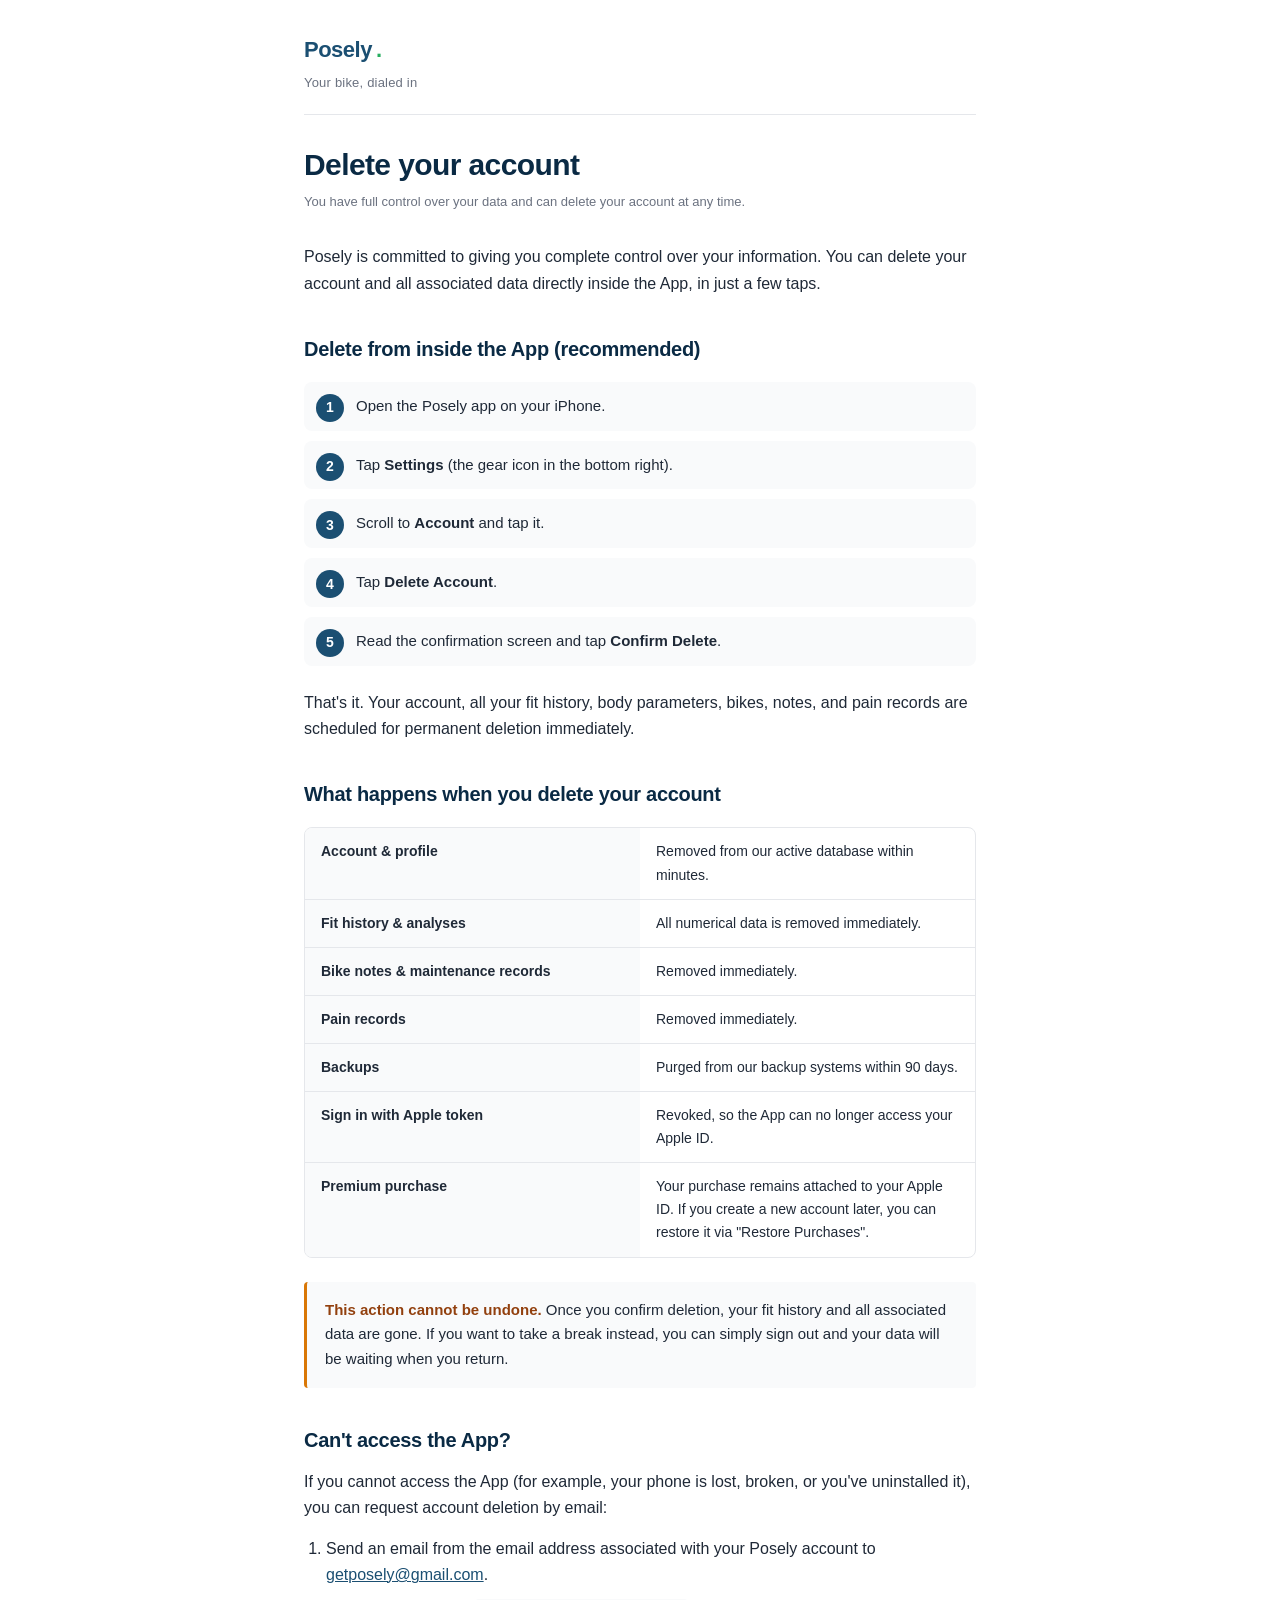
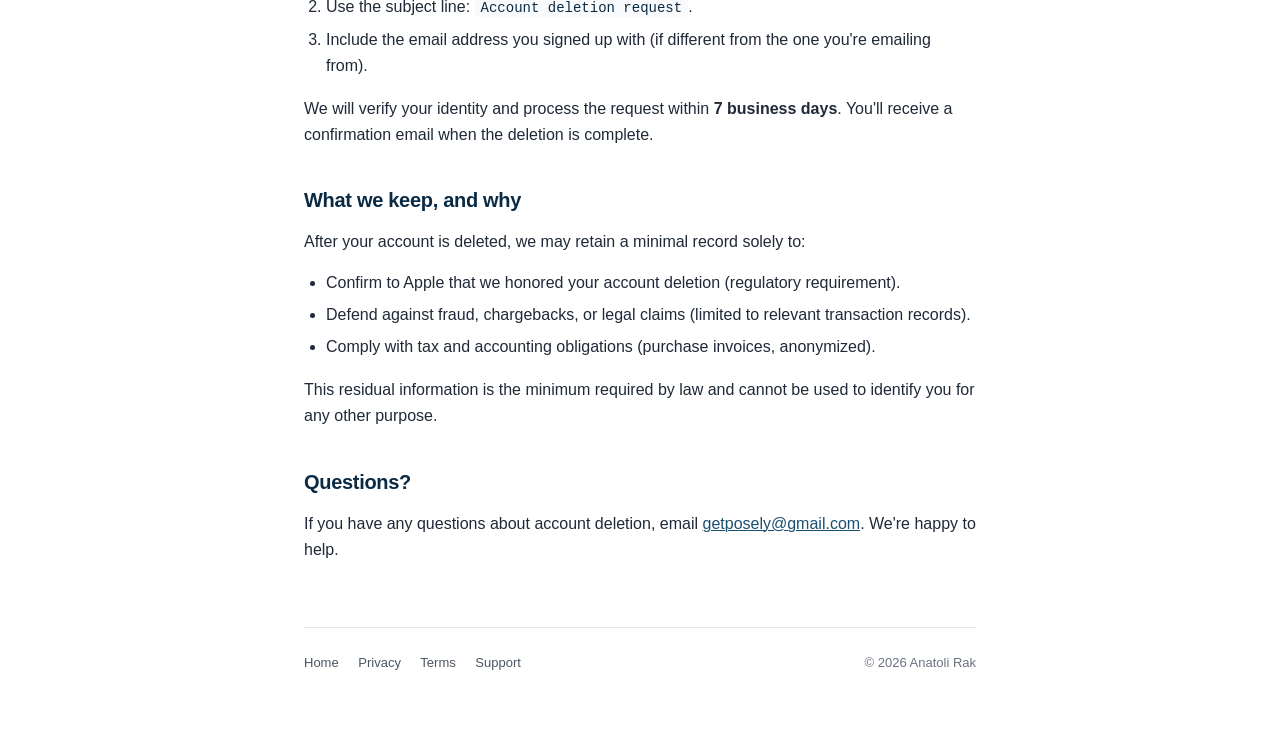
<file: delete-account.html>
<!DOCTYPE html>
<html lang="en">
<head>
<meta charset="UTF-8">
<meta name="viewport" content="width=device-width, initial-scale=1.0">
<title>Delete Your Account — Posely</title>
<meta name="description" content="How to permanently delete your Posely account and all associated data.">
<link rel="stylesheet" href="style.css">
</head>
<body>
<div class="wrap">

<header class="brand">
  <a href="index.html" class="logo">Posely<span class="dot">.</span></a>
  <span class="tagline">Your bike, dialed in</span>
</header>

<h1>Delete your account</h1>
<p class="meta">You have full control over your data and can delete your account at any time.</p>

<p>Posely is committed to giving you complete control over your information. You can delete your account and all associated data directly inside the App, in just a few taps.</p>

<h2>Delete from inside the App (recommended)</h2>

<ol class="steps">
  <li>Open the Posely app on your iPhone.</li>
  <li>Tap <strong>Settings</strong> (the gear icon in the bottom right).</li>
  <li>Scroll to <strong>Account</strong> and tap it.</li>
  <li>Tap <strong>Delete Account</strong>.</li>
  <li>Read the confirmation screen and tap <strong>Confirm Delete</strong>.</li>
</ol>

<p>That's it. Your account, all your fit history, body parameters, bikes, notes, and pain records are scheduled for permanent deletion immediately.</p>

<h2>What happens when you delete your account</h2>

<div class="data-table">
  <div class="data-row">
    <div>Account &amp; profile</div>
    <div>Removed from our active database within minutes.</div>
  </div>
  <div class="data-row">
    <div>Fit history &amp; analyses</div>
    <div>All numerical data is removed immediately.</div>
  </div>
  <div class="data-row">
    <div>Bike notes &amp; maintenance records</div>
    <div>Removed immediately.</div>
  </div>
  <div class="data-row">
    <div>Pain records</div>
    <div>Removed immediately.</div>
  </div>
  <div class="data-row">
    <div>Backups</div>
    <div>Purged from our backup systems within 90 days.</div>
  </div>
  <div class="data-row">
    <div>Sign in with Apple token</div>
    <div>Revoked, so the App can no longer access your Apple ID.</div>
  </div>
  <div class="data-row">
    <div>Premium purchase</div>
    <div>Your purchase remains attached to your Apple ID. If you create a new account later, you can restore it via "Restore Purchases".</div>
  </div>
</div>

<div class="callout warn">
<strong>This action cannot be undone.</strong> Once you confirm deletion, your fit history and all associated data are gone. If you want to take a break instead, you can simply sign out and your data will be waiting when you return.
</div>

<h2>Can't access the App?</h2>

<p>If you cannot access the App (for example, your phone is lost, broken, or you've uninstalled it), you can request account deletion by email:</p>

<ol>
  <li>Send an email from the email address associated with your Posely account to <a href="mailto:getposely@gmail.com?subject=Account%20deletion%20request">getposely@gmail.com</a>.</li>
  <li>Use the subject line: <code>Account deletion request</code>.</li>
  <li>Include the email address you signed up with (if different from the one you're emailing from).</li>
</ol>

<p>We will verify your identity and process the request within <strong>7 business days</strong>. You'll receive a confirmation email when the deletion is complete.</p>

<h2>What we keep, and why</h2>

<p>After your account is deleted, we may retain a minimal record solely to:</p>
<ul>
  <li>Confirm to Apple that we honored your account deletion (regulatory requirement).</li>
  <li>Defend against fraud, chargebacks, or legal claims (limited to relevant transaction records).</li>
  <li>Comply with tax and accounting obligations (purchase invoices, anonymized).</li>
</ul>

<p>This residual information is the minimum required by law and cannot be used to identify you for any other purpose.</p>

<h2>Questions?</h2>

<p>If you have any questions about account deletion, email <a href="mailto:getposely@gmail.com">getposely@gmail.com</a>. We're happy to help.</p>

<footer>
  <nav>
    <a href="index.html">Home</a>
    <a href="privacy.html">Privacy</a>
    <a href="terms.html">Terms</a>
    <a href="support.html">Support</a>
  </nav>
  <span>© 2026 Anatoli Rak</span>
</footer>

</div>
</body>
</html>
</file>
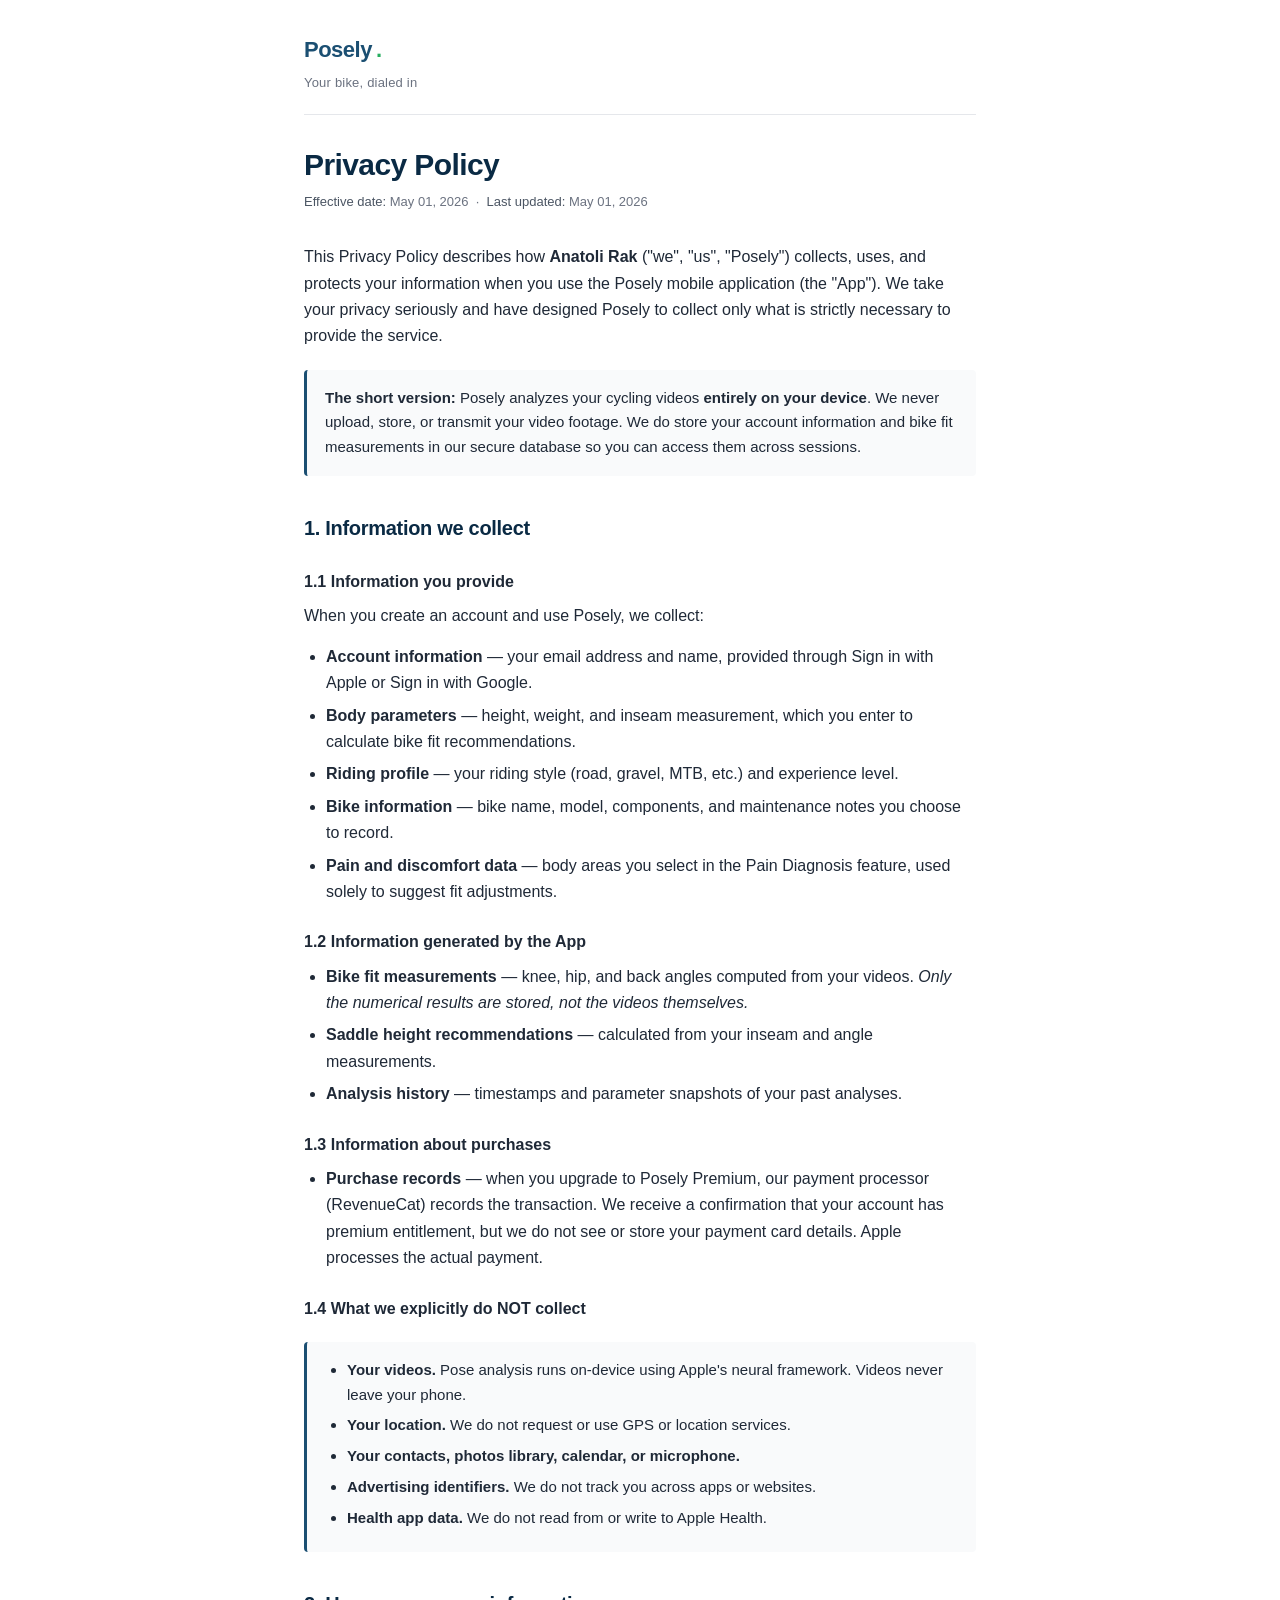
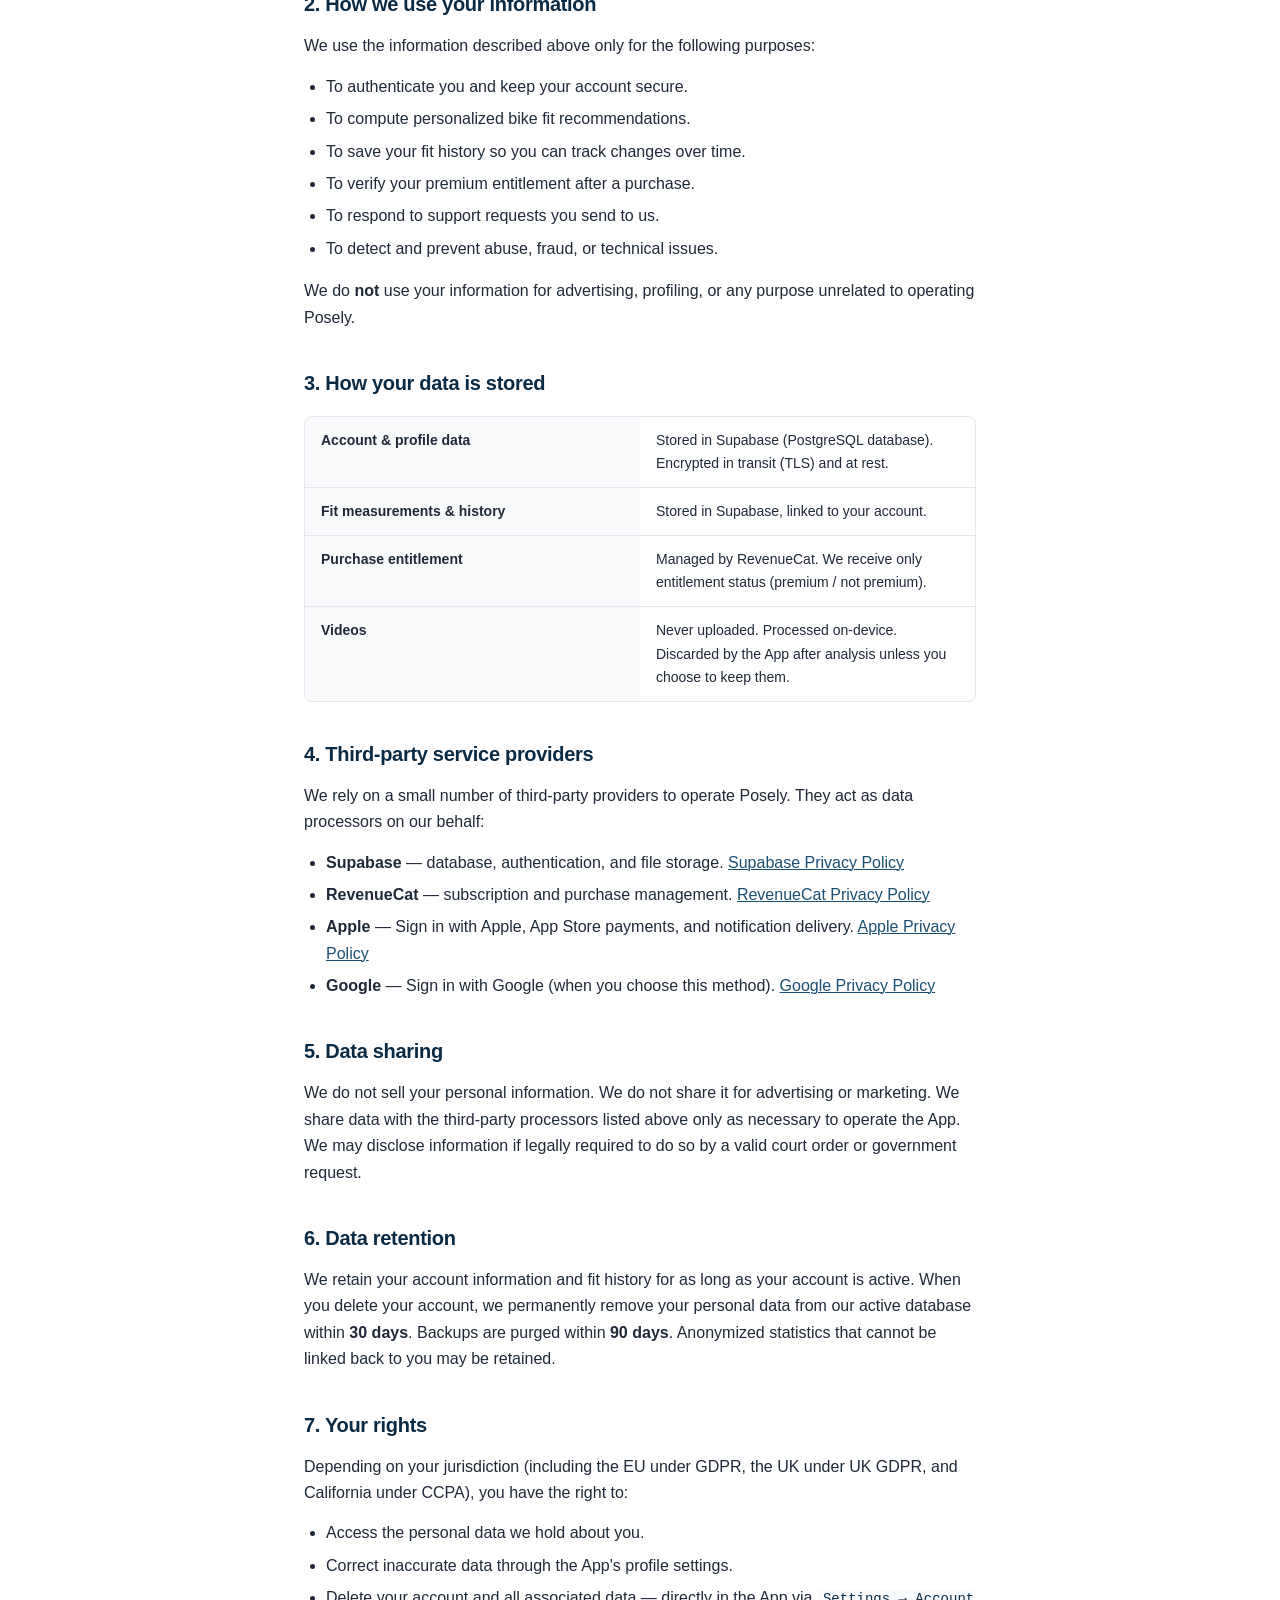
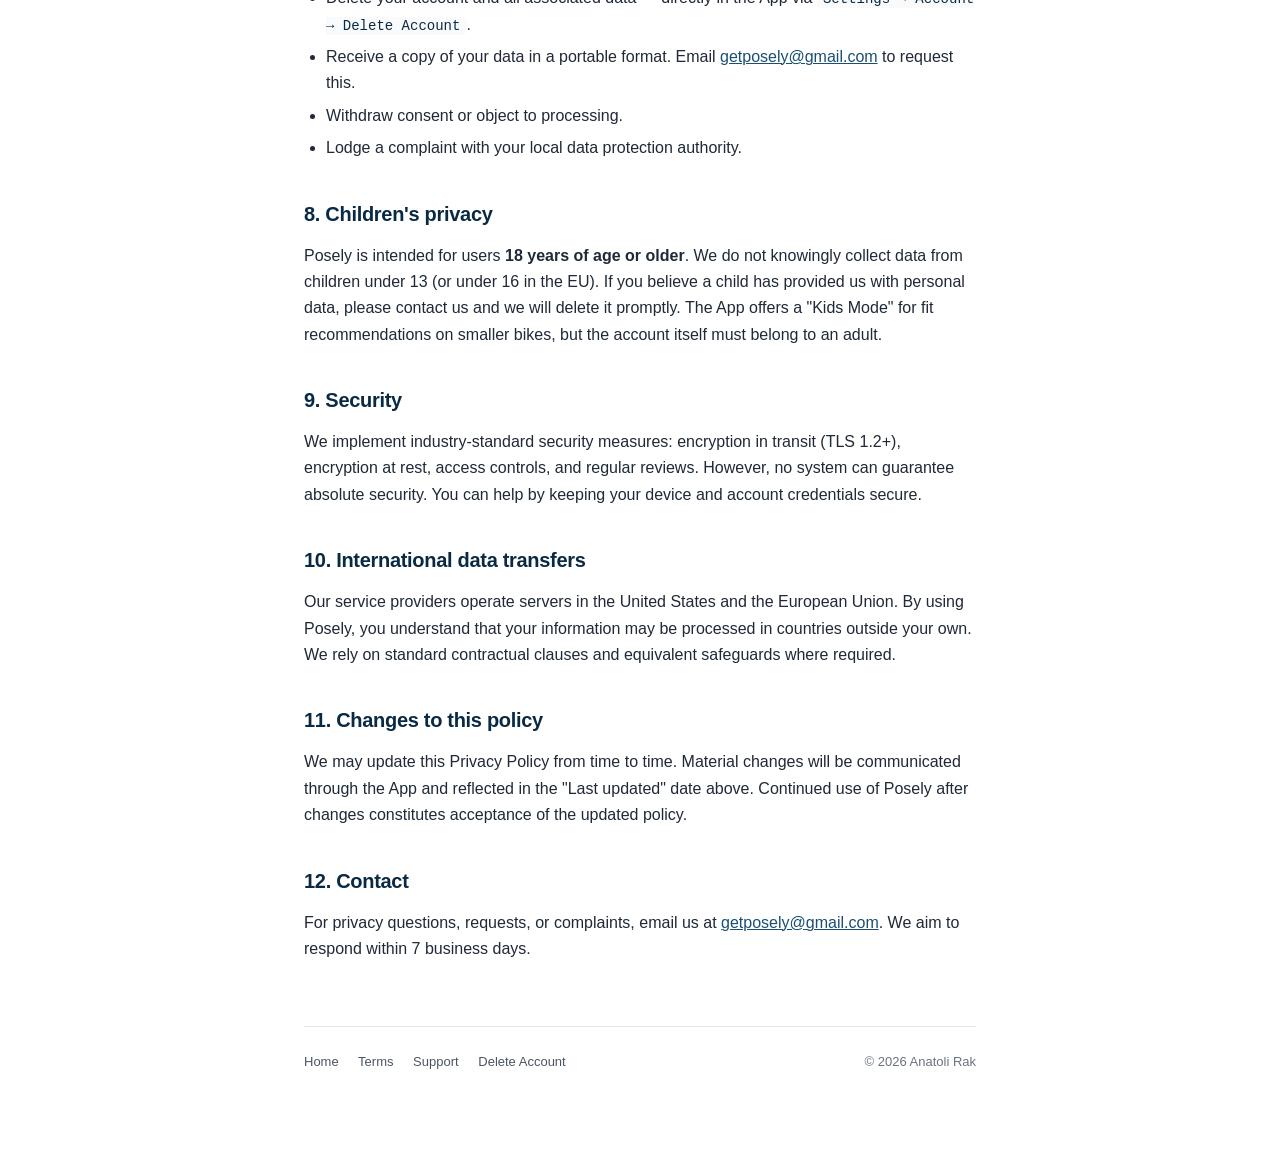
<file: privacy.html>
<!DOCTYPE html>
<html lang="en">
<head>
<meta charset="UTF-8">
<meta name="viewport" content="width=device-width, initial-scale=1.0">
<title>Privacy Policy — Posely</title>
<meta name="description" content="Privacy Policy for Posely, the AI-powered bike fit assistant.">
<link rel="stylesheet" href="style.css">
</head>
<body>
<div class="wrap">

<header class="brand">
  <a href="index.html" class="logo">Posely<span class="dot">.</span></a>
  <span class="tagline">Your bike, dialed in</span>
</header>

<h1>Privacy Policy</h1>
<p class="meta"><strong>Effective date:</strong> May 01, 2026 &nbsp;·&nbsp; <strong>Last updated:</strong> May 01, 2026</p>

<p>This Privacy Policy describes how <strong>Anatoli Rak</strong> ("we", "us", "Posely") collects, uses, and protects your information when you use the Posely mobile application (the "App"). We take your privacy seriously and have designed Posely to collect only what is strictly necessary to provide the service.</p>

<div class="callout">
<strong>The short version:</strong> Posely analyzes your cycling videos <strong>entirely on your device</strong>. We never upload, store, or transmit your video footage. We do store your account information and bike fit measurements in our secure database so you can access them across sessions.
</div>

<h2>1. Information we collect</h2>

<h3>1.1 Information you provide</h3>
<p>When you create an account and use Posely, we collect:</p>
<ul>
  <li><strong>Account information</strong> — your email address and name, provided through Sign in with Apple or Sign in with Google.</li>
  <li><strong>Body parameters</strong> — height, weight, and inseam measurement, which you enter to calculate bike fit recommendations.</li>
  <li><strong>Riding profile</strong> — your riding style (road, gravel, MTB, etc.) and experience level.</li>
  <li><strong>Bike information</strong> — bike name, model, components, and maintenance notes you choose to record.</li>
  <li><strong>Pain and discomfort data</strong> — body areas you select in the Pain Diagnosis feature, used solely to suggest fit adjustments.</li>
</ul>

<h3>1.2 Information generated by the App</h3>
<ul>
  <li><strong>Bike fit measurements</strong> — knee, hip, and back angles computed from your videos. <em>Only the numerical results are stored, not the videos themselves.</em></li>
  <li><strong>Saddle height recommendations</strong> — calculated from your inseam and angle measurements.</li>
  <li><strong>Analysis history</strong> — timestamps and parameter snapshots of your past analyses.</li>
</ul>

<h3>1.3 Information about purchases</h3>
<ul>
  <li><strong>Purchase records</strong> — when you upgrade to Posely Premium, our payment processor (RevenueCat) records the transaction. We receive a confirmation that your account has premium entitlement, but we do not see or store your payment card details. Apple processes the actual payment.</li>
</ul>

<h3>1.4 What we explicitly do NOT collect</h3>
<div class="callout">
<ul style="margin: 0;">
  <li><strong>Your videos.</strong> Pose analysis runs on-device using Apple's neural framework. Videos never leave your phone.</li>
  <li><strong>Your location.</strong> We do not request or use GPS or location services.</li>
  <li><strong>Your contacts, photos library, calendar, or microphone.</strong></li>
  <li><strong>Advertising identifiers.</strong> We do not track you across apps or websites.</li>
  <li><strong>Health app data.</strong> We do not read from or write to Apple Health.</li>
</ul>
</div>

<h2>2. How we use your information</h2>
<p>We use the information described above only for the following purposes:</p>
<ul>
  <li>To authenticate you and keep your account secure.</li>
  <li>To compute personalized bike fit recommendations.</li>
  <li>To save your fit history so you can track changes over time.</li>
  <li>To verify your premium entitlement after a purchase.</li>
  <li>To respond to support requests you send to us.</li>
  <li>To detect and prevent abuse, fraud, or technical issues.</li>
</ul>
<p>We do <strong>not</strong> use your information for advertising, profiling, or any purpose unrelated to operating Posely.</p>

<h2>3. How your data is stored</h2>

<div class="data-table">
  <div class="data-row">
    <div>Account &amp; profile data</div>
    <div>Stored in Supabase (PostgreSQL database). Encrypted in transit (TLS) and at rest.</div>
  </div>
  <div class="data-row">
    <div>Fit measurements &amp; history</div>
    <div>Stored in Supabase, linked to your account.</div>
  </div>
  <div class="data-row">
    <div>Purchase entitlement</div>
    <div>Managed by RevenueCat. We receive only entitlement status (premium / not premium).</div>
  </div>
  <div class="data-row">
    <div>Videos</div>
    <div>Never uploaded. Processed on-device. Discarded by the App after analysis unless you choose to keep them.</div>
  </div>
</div>

<h2>4. Third-party service providers</h2>
<p>We rely on a small number of third-party providers to operate Posely. They act as data processors on our behalf:</p>
<ul>
  <li><strong>Supabase</strong> — database, authentication, and file storage. <a href="https://supabase.com/privacy" target="_blank" rel="noopener">Supabase Privacy Policy</a></li>
  <li><strong>RevenueCat</strong> — subscription and purchase management. <a href="https://www.revenuecat.com/privacy" target="_blank" rel="noopener">RevenueCat Privacy Policy</a></li>
  <li><strong>Apple</strong> — Sign in with Apple, App Store payments, and notification delivery. <a href="https://www.apple.com/legal/privacy/" target="_blank" rel="noopener">Apple Privacy Policy</a></li>
  <li><strong>Google</strong> — Sign in with Google (when you choose this method). <a href="https://policies.google.com/privacy" target="_blank" rel="noopener">Google Privacy Policy</a></li>
</ul>

<h2>5. Data sharing</h2>
<p>We do not sell your personal information. We do not share it for advertising or marketing. We share data with the third-party processors listed above only as necessary to operate the App. We may disclose information if legally required to do so by a valid court order or government request.</p>

<h2>6. Data retention</h2>
<p>We retain your account information and fit history for as long as your account is active. When you delete your account, we permanently remove your personal data from our active database within <strong>30 days</strong>. Backups are purged within <strong>90 days</strong>. Anonymized statistics that cannot be linked back to you may be retained.</p>

<h2>7. Your rights</h2>
<p>Depending on your jurisdiction (including the EU under GDPR, the UK under UK GDPR, and California under CCPA), you have the right to:</p>
<ul>
  <li>Access the personal data we hold about you.</li>
  <li>Correct inaccurate data through the App's profile settings.</li>
  <li>Delete your account and all associated data — directly in the App via <code>Settings → Account → Delete Account</code>.</li>
  <li>Receive a copy of your data in a portable format. Email <a href="mailto:getposely@gmail.com">getposely@gmail.com</a> to request this.</li>
  <li>Withdraw consent or object to processing.</li>
  <li>Lodge a complaint with your local data protection authority.</li>
</ul>

<h2>8. Children's privacy</h2>
<p>Posely is intended for users <strong>18 years of age or older</strong>. We do not knowingly collect data from children under 13 (or under 16 in the EU). If you believe a child has provided us with personal data, please contact us and we will delete it promptly. The App offers a "Kids Mode" for fit recommendations on smaller bikes, but the account itself must belong to an adult.</p>

<h2>9. Security</h2>
<p>We implement industry-standard security measures: encryption in transit (TLS 1.2+), encryption at rest, access controls, and regular reviews. However, no system can guarantee absolute security. You can help by keeping your device and account credentials secure.</p>

<h2>10. International data transfers</h2>
<p>Our service providers operate servers in the United States and the European Union. By using Posely, you understand that your information may be processed in countries outside your own. We rely on standard contractual clauses and equivalent safeguards where required.</p>

<h2>11. Changes to this policy</h2>
<p>We may update this Privacy Policy from time to time. Material changes will be communicated through the App and reflected in the "Last updated" date above. Continued use of Posely after changes constitutes acceptance of the updated policy.</p>

<h2>12. Contact</h2>
<p>For privacy questions, requests, or complaints, email us at <a href="mailto:getposely@gmail.com">getposely@gmail.com</a>. We aim to respond within 7 business days.</p>

<footer>
  <nav>
    <a href="index.html">Home</a>
    <a href="terms.html">Terms</a>
    <a href="support.html">Support</a>
    <a href="delete-account.html">Delete Account</a>
  </nav>
  <span>© 2026 Anatoli Rak</span>
</footer>

</div>
</body>
</html>
</file>
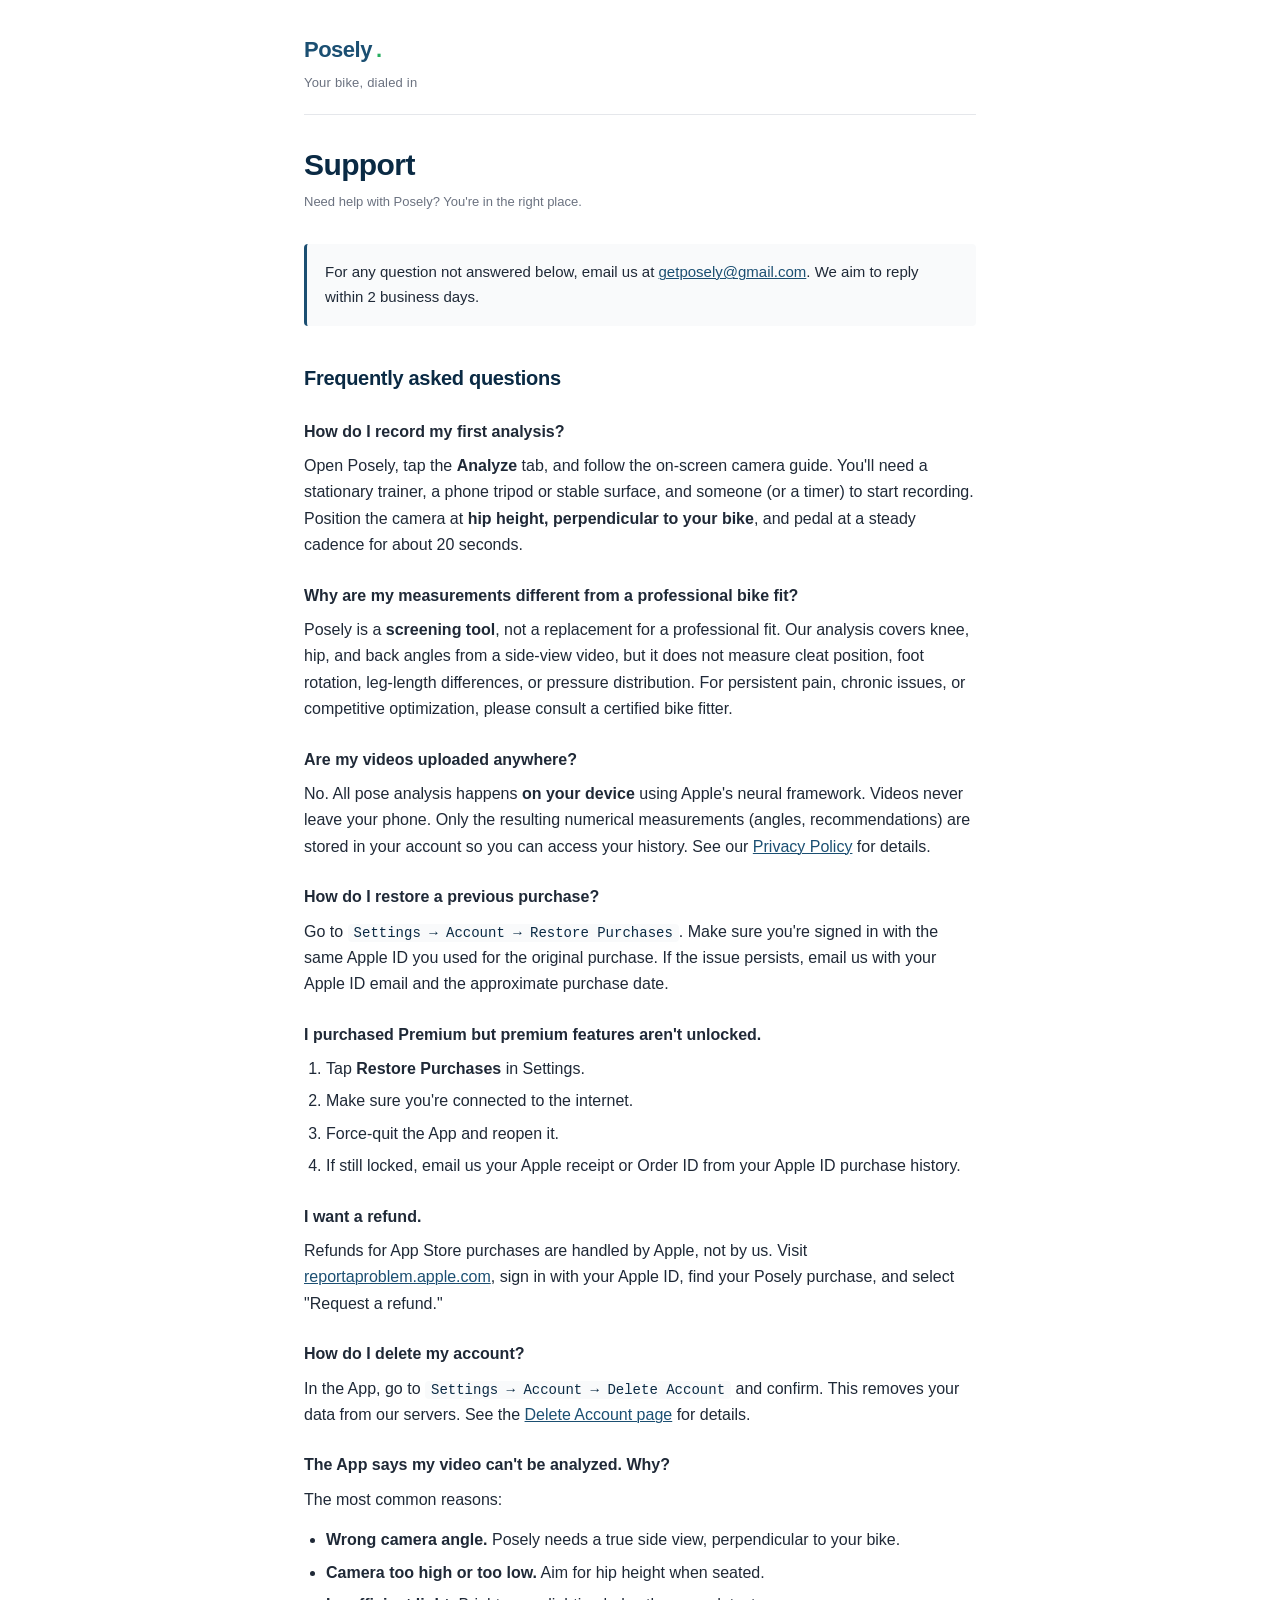
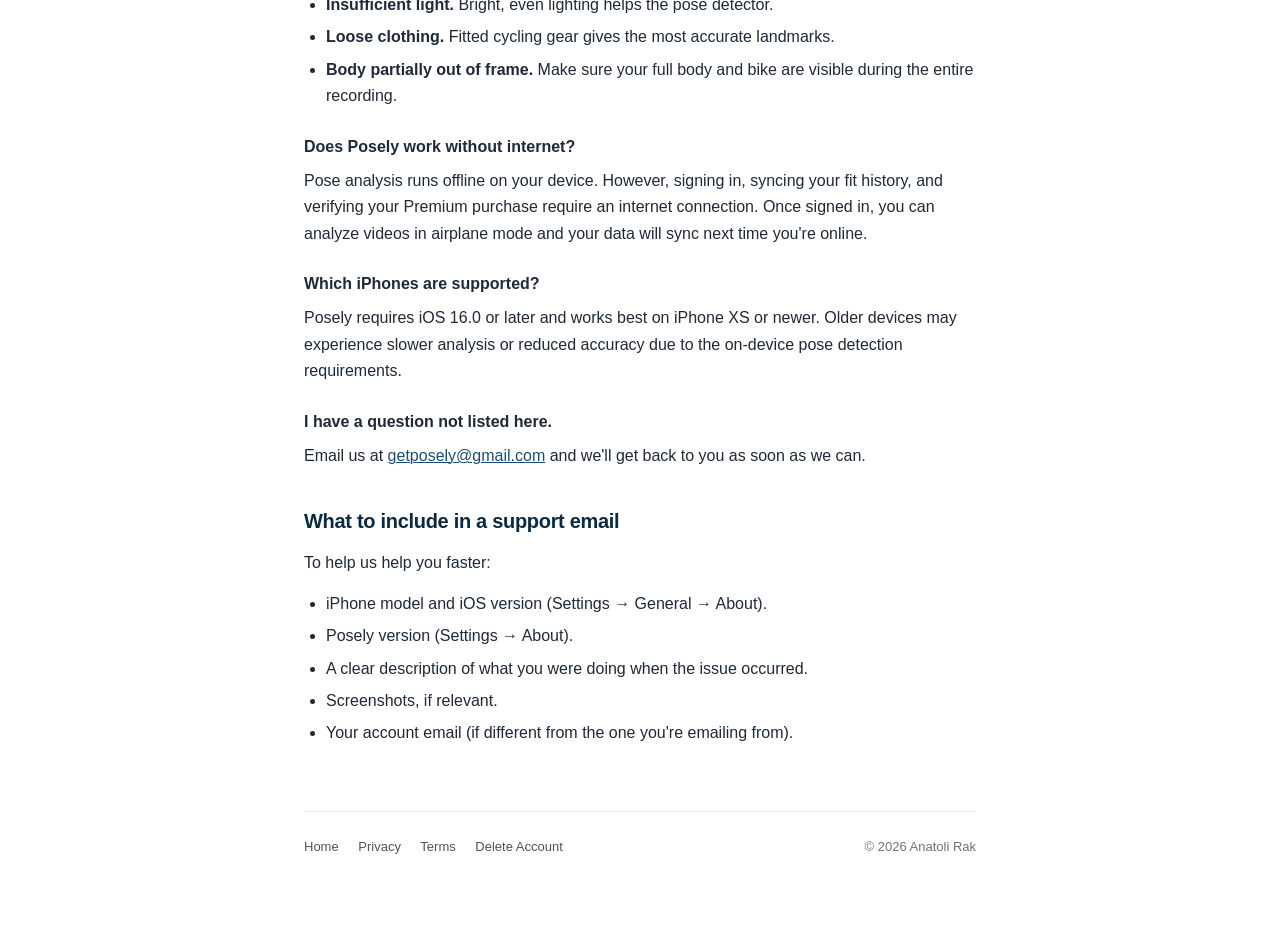
<file: support.html>
<!DOCTYPE html>
<html lang="en">
<head>
<meta charset="UTF-8">
<meta name="viewport" content="width=device-width, initial-scale=1.0">
<title>Support — Posely</title>
<meta name="description" content="Help and support for Posely users.">
<link rel="stylesheet" href="style.css">
</head>
<body>
<div class="wrap">

<header class="brand">
  <a href="index.html" class="logo">Posely<span class="dot">.</span></a>
  <span class="tagline">Your bike, dialed in</span>
</header>

<h1>Support</h1>
<p class="meta">Need help with Posely? You're in the right place.</p>

<div class="callout">
For any question not answered below, email us at <a href="mailto:getposely@gmail.com">getposely@gmail.com</a>. We aim to reply within 2 business days.
</div>

<h2>Frequently asked questions</h2>

<h3>How do I record my first analysis?</h3>
<p>Open Posely, tap the <strong>Analyze</strong> tab, and follow the on-screen camera guide. You'll need a stationary trainer, a phone tripod or stable surface, and someone (or a timer) to start recording. Position the camera at <strong>hip height, perpendicular to your bike</strong>, and pedal at a steady cadence for about 20 seconds.</p>

<h3>Why are my measurements different from a professional bike fit?</h3>
<p>Posely is a <strong>screening tool</strong>, not a replacement for a professional fit. Our analysis covers knee, hip, and back angles from a side-view video, but it does not measure cleat position, foot rotation, leg-length differences, or pressure distribution. For persistent pain, chronic issues, or competitive optimization, please consult a certified bike fitter.</p>

<h3>Are my videos uploaded anywhere?</h3>
<p>No. All pose analysis happens <strong>on your device</strong> using Apple's neural framework. Videos never leave your phone. Only the resulting numerical measurements (angles, recommendations) are stored in your account so you can access your history. See our <a href="privacy.html">Privacy Policy</a> for details.</p>

<h3>How do I restore a previous purchase?</h3>
<p>Go to <code>Settings → Account → Restore Purchases</code>. Make sure you're signed in with the same Apple ID you used for the original purchase. If the issue persists, email us with your Apple ID email and the approximate purchase date.</p>

<h3>I purchased Premium but premium features aren't unlocked.</h3>
<ol>
  <li>Tap <strong>Restore Purchases</strong> in Settings.</li>
  <li>Make sure you're connected to the internet.</li>
  <li>Force-quit the App and reopen it.</li>
  <li>If still locked, email us your Apple receipt or Order ID from your Apple ID purchase history.</li>
</ol>

<h3>I want a refund.</h3>
<p>Refunds for App Store purchases are handled by Apple, not by us. Visit <a href="https://reportaproblem.apple.com" target="_blank" rel="noopener">reportaproblem.apple.com</a>, sign in with your Apple ID, find your Posely purchase, and select "Request a refund."</p>

<h3>How do I delete my account?</h3>
<p>In the App, go to <code>Settings → Account → Delete Account</code> and confirm. This removes your data from our servers. See the <a href="delete-account.html">Delete Account page</a> for details.</p>

<h3>The App says my video can't be analyzed. Why?</h3>
<p>The most common reasons:</p>
<ul>
  <li><strong>Wrong camera angle.</strong> Posely needs a true side view, perpendicular to your bike.</li>
  <li><strong>Camera too high or too low.</strong> Aim for hip height when seated.</li>
  <li><strong>Insufficient light.</strong> Bright, even lighting helps the pose detector.</li>
  <li><strong>Loose clothing.</strong> Fitted cycling gear gives the most accurate landmarks.</li>
  <li><strong>Body partially out of frame.</strong> Make sure your full body and bike are visible during the entire recording.</li>
</ul>

<h3>Does Posely work without internet?</h3>
<p>Pose analysis runs offline on your device. However, signing in, syncing your fit history, and verifying your Premium purchase require an internet connection. Once signed in, you can analyze videos in airplane mode and your data will sync next time you're online.</p>

<h3>Which iPhones are supported?</h3>
<p>Posely requires iOS 16.0 or later and works best on iPhone XS or newer. Older devices may experience slower analysis or reduced accuracy due to the on-device pose detection requirements.</p>

<h3>I have a question not listed here.</h3>
<p>Email us at <a href="mailto:getposely@gmail.com">getposely@gmail.com</a> and we'll get back to you as soon as we can.</p>

<h2>What to include in a support email</h2>
<p>To help us help you faster:</p>
<ul>
  <li>iPhone model and iOS version (Settings → General → About).</li>
  <li>Posely version (Settings → About).</li>
  <li>A clear description of what you were doing when the issue occurred.</li>
  <li>Screenshots, if relevant.</li>
  <li>Your account email (if different from the one you're emailing from).</li>
</ul>

<footer>
  <nav>
    <a href="index.html">Home</a>
    <a href="privacy.html">Privacy</a>
    <a href="terms.html">Terms</a>
    <a href="delete-account.html">Delete Account</a>
  </nav>
  <span>© 2026 Anatoli Rak</span>
</footer>

</div>
</body>
</html>
</file>
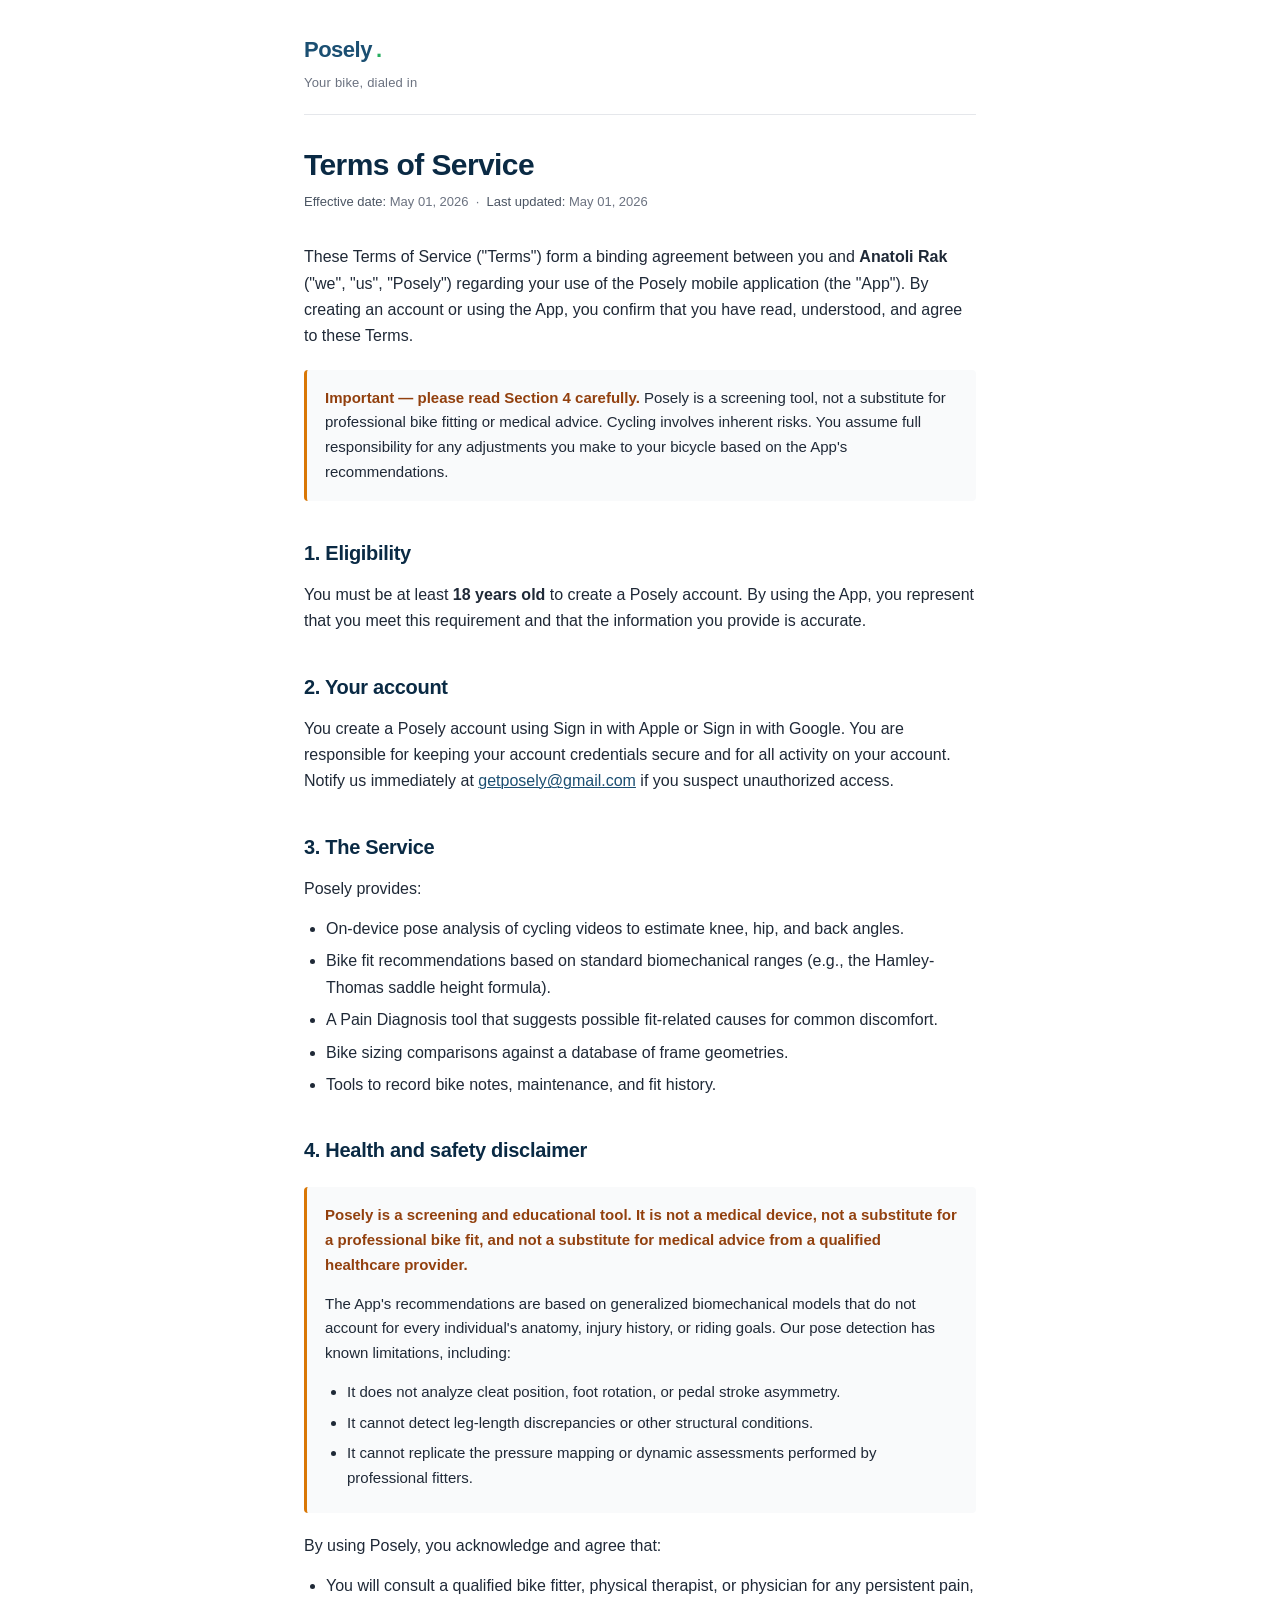
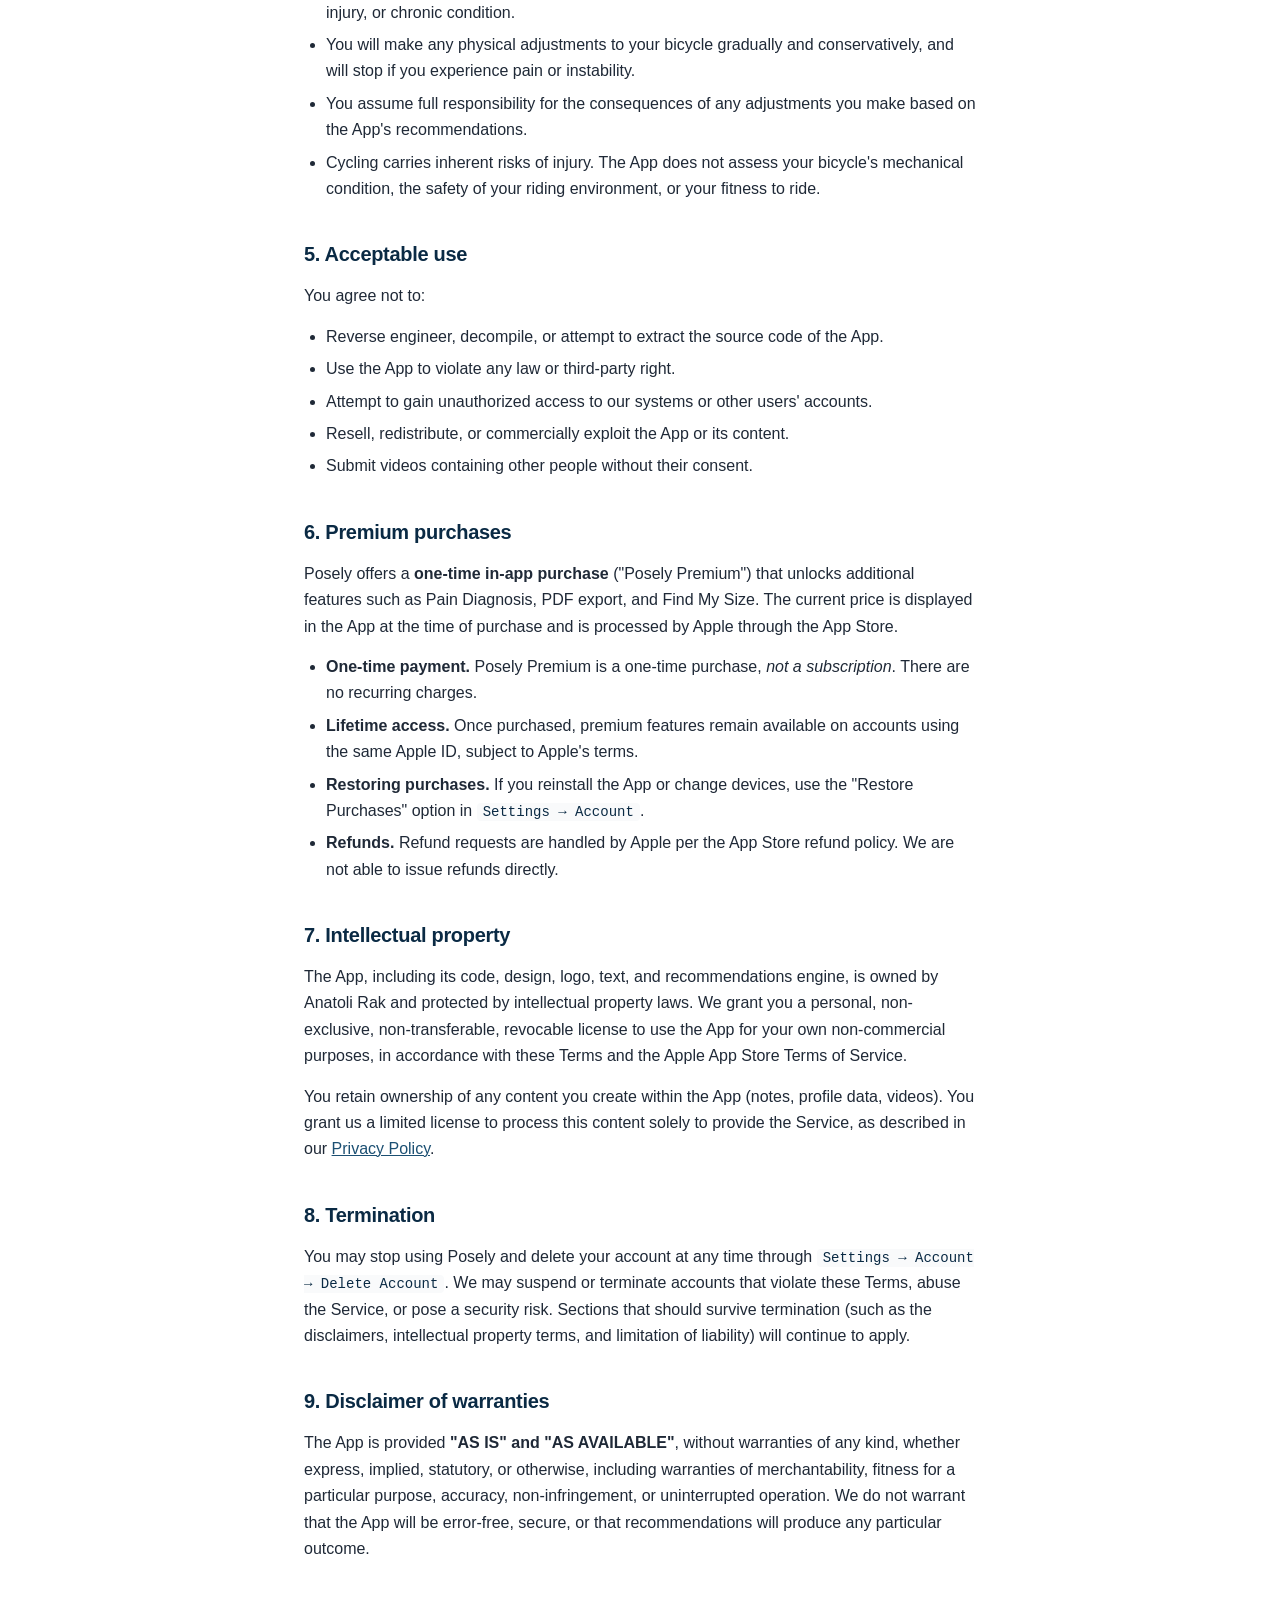
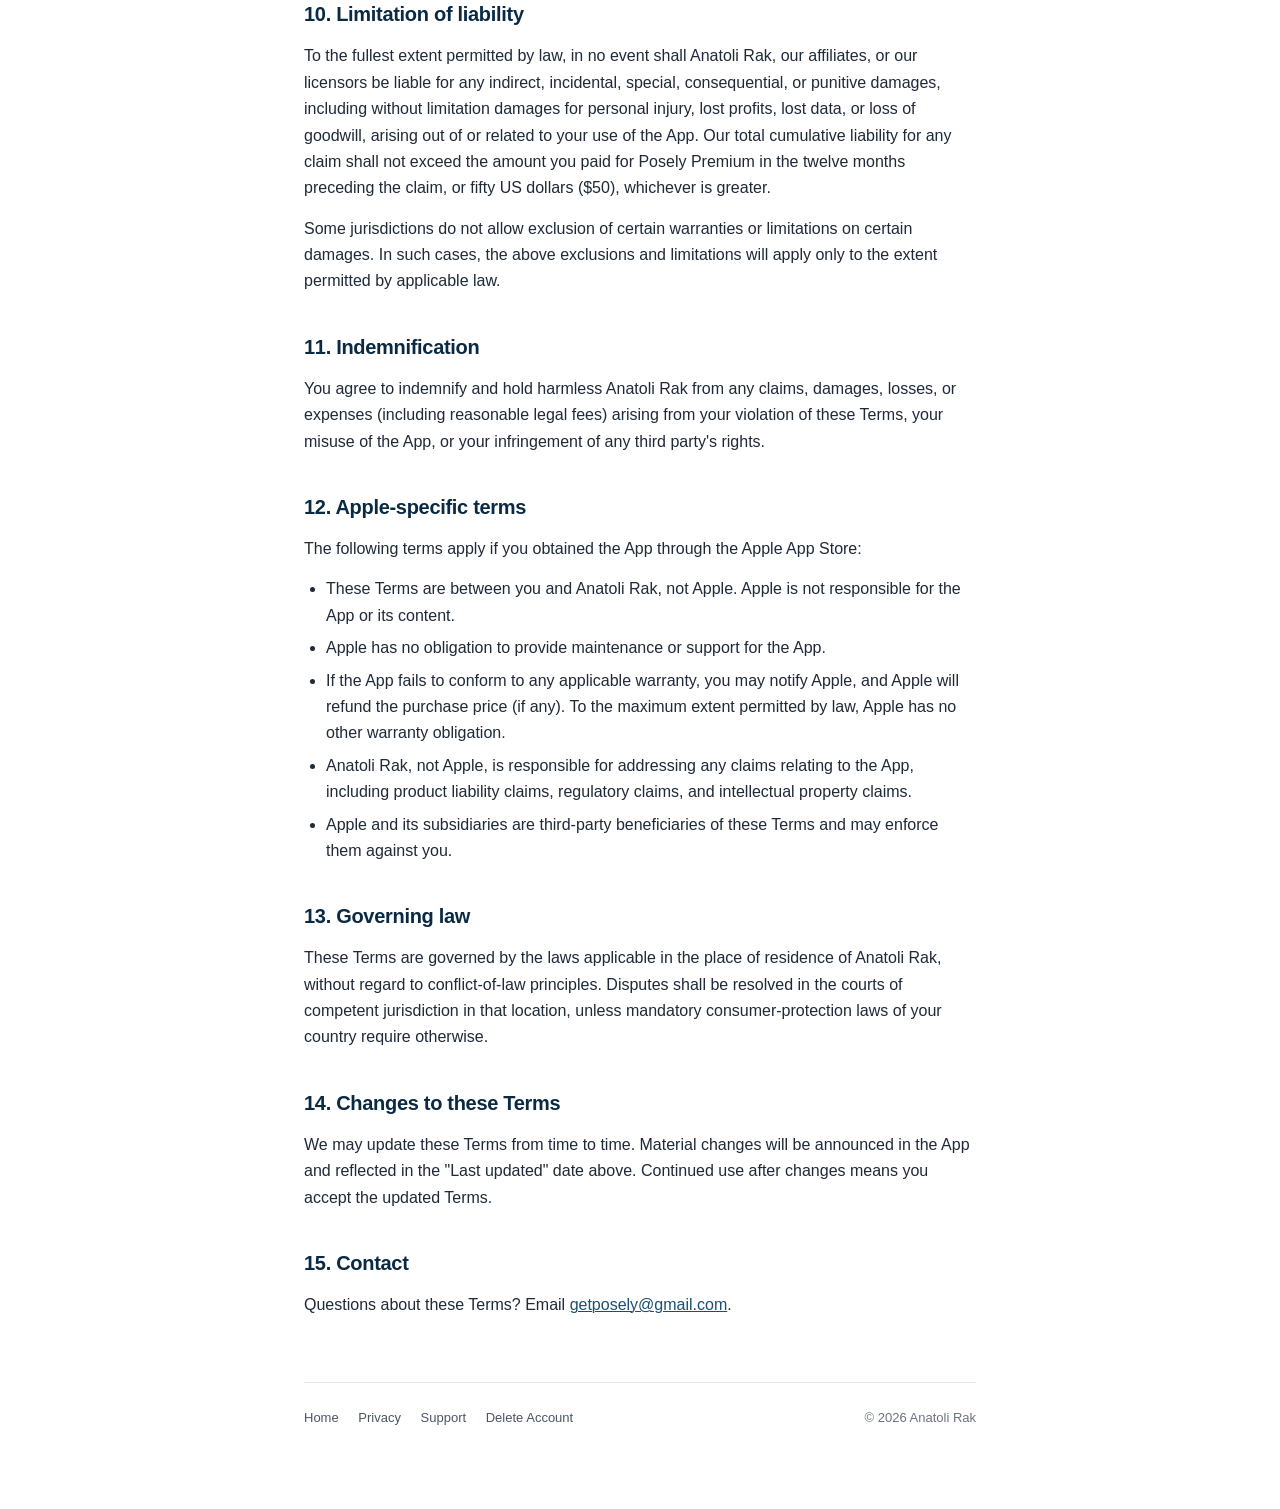
<file: terms.html>
<!DOCTYPE html>
<html lang="en">
<head>
<meta charset="UTF-8">
<meta name="viewport" content="width=device-width, initial-scale=1.0">
<title>Terms of Service — Posely</title>
<meta name="description" content="Terms of Service for Posely, the AI-powered bike fit assistant.">
<link rel="stylesheet" href="style.css">
</head>
<body>
<div class="wrap">

<header class="brand">
  <a href="index.html" class="logo">Posely<span class="dot">.</span></a>
  <span class="tagline">Your bike, dialed in</span>
</header>

<h1>Terms of Service</h1>
<p class="meta"><strong>Effective date:</strong> May 01, 2026 &nbsp;·&nbsp; <strong>Last updated:</strong> May 01, 2026</p>

<p>These Terms of Service ("Terms") form a binding agreement between you and <strong>Anatoli Rak</strong> ("we", "us", "Posely") regarding your use of the Posely mobile application (the "App"). By creating an account or using the App, you confirm that you have read, understood, and agree to these Terms.</p>

<div class="callout warn">
<strong>Important — please read Section 4 carefully.</strong> Posely is a screening tool, not a substitute for professional bike fitting or medical advice. Cycling involves inherent risks. You assume full responsibility for any adjustments you make to your bicycle based on the App's recommendations.
</div>

<h2>1. Eligibility</h2>
<p>You must be at least <strong>18 years old</strong> to create a Posely account. By using the App, you represent that you meet this requirement and that the information you provide is accurate.</p>

<h2>2. Your account</h2>
<p>You create a Posely account using Sign in with Apple or Sign in with Google. You are responsible for keeping your account credentials secure and for all activity on your account. Notify us immediately at <a href="mailto:getposely@gmail.com">getposely@gmail.com</a> if you suspect unauthorized access.</p>

<h2>3. The Service</h2>
<p>Posely provides:</p>
<ul>
  <li>On-device pose analysis of cycling videos to estimate knee, hip, and back angles.</li>
  <li>Bike fit recommendations based on standard biomechanical ranges (e.g., the Hamley-Thomas saddle height formula).</li>
  <li>A Pain Diagnosis tool that suggests possible fit-related causes for common discomfort.</li>
  <li>Bike sizing comparisons against a database of frame geometries.</li>
  <li>Tools to record bike notes, maintenance, and fit history.</li>
</ul>

<h2>4. Health and safety disclaimer</h2>
<div class="callout warn">
<p><strong>Posely is a screening and educational tool. It is not a medical device, not a substitute for a professional bike fit, and not a substitute for medical advice from a qualified healthcare provider.</strong></p>

<p>The App's recommendations are based on generalized biomechanical models that do not account for every individual's anatomy, injury history, or riding goals. Our pose detection has known limitations, including:</p>
<ul style="margin-bottom: 0;">
  <li>It does not analyze cleat position, foot rotation, or pedal stroke asymmetry.</li>
  <li>It cannot detect leg-length discrepancies or other structural conditions.</li>
  <li>It cannot replicate the pressure mapping or dynamic assessments performed by professional fitters.</li>
</ul>
</div>

<p>By using Posely, you acknowledge and agree that:</p>
<ul>
  <li>You will consult a qualified bike fitter, physical therapist, or physician for any persistent pain, injury, or chronic condition.</li>
  <li>You will make any physical adjustments to your bicycle gradually and conservatively, and will stop if you experience pain or instability.</li>
  <li>You assume full responsibility for the consequences of any adjustments you make based on the App's recommendations.</li>
  <li>Cycling carries inherent risks of injury. The App does not assess your bicycle's mechanical condition, the safety of your riding environment, or your fitness to ride.</li>
</ul>

<h2>5. Acceptable use</h2>
<p>You agree not to:</p>
<ul>
  <li>Reverse engineer, decompile, or attempt to extract the source code of the App.</li>
  <li>Use the App to violate any law or third-party right.</li>
  <li>Attempt to gain unauthorized access to our systems or other users' accounts.</li>
  <li>Resell, redistribute, or commercially exploit the App or its content.</li>
  <li>Submit videos containing other people without their consent.</li>
</ul>

<h2>6. Premium purchases</h2>
<p>Posely offers a <strong>one-time in-app purchase</strong> ("Posely Premium") that unlocks additional features such as Pain Diagnosis, PDF export, and Find My Size. The current price is displayed in the App at the time of purchase and is processed by Apple through the App Store.</p>

<ul>
  <li><strong>One-time payment.</strong> Posely Premium is a one-time purchase, <em>not a subscription</em>. There are no recurring charges.</li>
  <li><strong>Lifetime access.</strong> Once purchased, premium features remain available on accounts using the same Apple ID, subject to Apple's terms.</li>
  <li><strong>Restoring purchases.</strong> If you reinstall the App or change devices, use the "Restore Purchases" option in <code>Settings → Account</code>.</li>
  <li><strong>Refunds.</strong> Refund requests are handled by Apple per the App Store refund policy. We are not able to issue refunds directly.</li>
</ul>

<h2>7. Intellectual property</h2>
<p>The App, including its code, design, logo, text, and recommendations engine, is owned by Anatoli Rak and protected by intellectual property laws. We grant you a personal, non-exclusive, non-transferable, revocable license to use the App for your own non-commercial purposes, in accordance with these Terms and the Apple App Store Terms of Service.</p>

<p>You retain ownership of any content you create within the App (notes, profile data, videos). You grant us a limited license to process this content solely to provide the Service, as described in our <a href="privacy.html">Privacy Policy</a>.</p>

<h2>8. Termination</h2>
<p>You may stop using Posely and delete your account at any time through <code>Settings → Account → Delete Account</code>. We may suspend or terminate accounts that violate these Terms, abuse the Service, or pose a security risk. Sections that should survive termination (such as the disclaimers, intellectual property terms, and limitation of liability) will continue to apply.</p>

<h2>9. Disclaimer of warranties</h2>
<p>The App is provided <strong>"AS IS" and "AS AVAILABLE"</strong>, without warranties of any kind, whether express, implied, statutory, or otherwise, including warranties of merchantability, fitness for a particular purpose, accuracy, non-infringement, or uninterrupted operation. We do not warrant that the App will be error-free, secure, or that recommendations will produce any particular outcome.</p>

<h2>10. Limitation of liability</h2>
<p>To the fullest extent permitted by law, in no event shall Anatoli Rak, our affiliates, or our licensors be liable for any indirect, incidental, special, consequential, or punitive damages, including without limitation damages for personal injury, lost profits, lost data, or loss of goodwill, arising out of or related to your use of the App. Our total cumulative liability for any claim shall not exceed the amount you paid for Posely Premium in the twelve months preceding the claim, or fifty US dollars ($50), whichever is greater.</p>

<p>Some jurisdictions do not allow exclusion of certain warranties or limitations on certain damages. In such cases, the above exclusions and limitations will apply only to the extent permitted by applicable law.</p>

<h2>11. Indemnification</h2>
<p>You agree to indemnify and hold harmless Anatoli Rak from any claims, damages, losses, or expenses (including reasonable legal fees) arising from your violation of these Terms, your misuse of the App, or your infringement of any third party's rights.</p>

<h2>12. Apple-specific terms</h2>
<p>The following terms apply if you obtained the App through the Apple App Store:</p>
<ul>
  <li>These Terms are between you and Anatoli Rak, not Apple. Apple is not responsible for the App or its content.</li>
  <li>Apple has no obligation to provide maintenance or support for the App.</li>
  <li>If the App fails to conform to any applicable warranty, you may notify Apple, and Apple will refund the purchase price (if any). To the maximum extent permitted by law, Apple has no other warranty obligation.</li>
  <li>Anatoli Rak, not Apple, is responsible for addressing any claims relating to the App, including product liability claims, regulatory claims, and intellectual property claims.</li>
  <li>Apple and its subsidiaries are third-party beneficiaries of these Terms and may enforce them against you.</li>
</ul>

<h2>13. Governing law</h2>
<p>These Terms are governed by the laws applicable in the place of residence of Anatoli Rak, without regard to conflict-of-law principles. Disputes shall be resolved in the courts of competent jurisdiction in that location, unless mandatory consumer-protection laws of your country require otherwise.</p>

<h2>14. Changes to these Terms</h2>
<p>We may update these Terms from time to time. Material changes will be announced in the App and reflected in the "Last updated" date above. Continued use after changes means you accept the updated Terms.</p>

<h2>15. Contact</h2>
<p>Questions about these Terms? Email <a href="mailto:getposely@gmail.com">getposely@gmail.com</a>.</p>

<footer>
  <nav>
    <a href="index.html">Home</a>
    <a href="privacy.html">Privacy</a>
    <a href="support.html">Support</a>
    <a href="delete-account.html">Delete Account</a>
  </nav>
  <span>© 2026 Anatoli Rak</span>
</footer>

</div>
</body>
</html>
</file>
<file: landing.css>
/* ─────────────────────────────────────────────────────────
   Posely landing — outer layout & marketing chrome
   Mockup design tokens (mirrors DESIGN_SYSTEM.md); primary
   overridden to Posely purple #534AB7.
   ───────────────────────────────────────────────────────── */
:root {
  --primary:        #1B4F72;
  --primary-light:  #D6EAF8;
  --primary-dark:   #0E3250;

  --ok:            #27AE60;
  --ok-light:      #D5F5E3;
  --ok-dark:       #1E8449;
  --warning:       #F39C12;
  --warning-light: #FEF9E7;
  --warning-dark:  #D68910;
  --error:         #E74C3C;
  --error-light:   #FDEDEC;
  --error-dark:    #CB4335;

  --white:   #FFFFFF;
  --gray-50:  #F8F9FA;
  --gray-100: #F2F3F4;
  --gray-200: #D5D8DC;
  --gray-300: #ABB2B9;
  --gray-400: #7F8C8D;
  --gray-500: #566573;
  --gray-600: #2C3E50;
  --black:   #1A1A1A;

  --background: #F8F9FA;
  --card:       #FFFFFF;
  --border:     #E5E8EB;

  --xs: 4px;  --sm: 8px;  --md: 12px;  --lg: 16px;
  --xl: 24px; --xxl: 32px; --xxxl: 48px;
  --density-section: 96px;

  --r-sm: 8px; --r-md: 12px; --r-lg: 16px; --r-xl: 20px;
  --r-full: 999px;

  --font: 'Inter', -apple-system, BlinkMacSystemFont, "Segoe UI", Roboto, system-ui, sans-serif;

  --shadow-card:    0 2px 8px rgba(0,0,0,0.06);
  --shadow-device:  0 30px 80px rgba(0,0,0,0.25), 0 10px 25px rgba(0,0,0,0.15);
  --shadow-hero:    0 40px 80px -24px rgba(83,74,183,0.35), 0 0 0 1px rgba(83,74,183,0.10);
}

* { box-sizing: border-box; -webkit-tap-highlight-color: transparent; }

html, body {
  margin: 0;
  background: var(--background);
  color: var(--gray-600);
  font-family: var(--font);
  font-size: 15px;
  line-height: 22px;
  -webkit-font-smoothing: antialiased;
  -moz-osx-font-smoothing: grayscale;
}

img, svg { display: block; max-width: 100%; }
a { color: inherit; text-decoration: none; }

/* ── Containers ─────────────────────────────────────────── */
.wrap {
  width: 100%;
  max-width: 1200px;
  margin: 0 auto;
  padding: 0 32px;
}
@media (max-width: 720px) { .wrap { padding: 0 20px; } }

.section { padding: var(--density-section) 0; }
.section.tight { padding: 56px 0; }

.label {
  font-size: 11px;
  font-weight: 700;
  letter-spacing: 1.2px;
  text-transform: uppercase;
  color: var(--gray-400);
  margin: 0 0 12px;
}
.label.on-dark { color: rgba(255,255,255,0.55); }

h1, h2, h3 { color: var(--black); margin: 0; }
h1 { font-size: 64px; line-height: 1.04; font-weight: 700; letter-spacing: -1.5px; }
h2 { font-size: 44px; line-height: 1.1;  font-weight: 700; letter-spacing: -0.8px; }
h3 { font-size: 22px; line-height: 1.25; font-weight: 700; letter-spacing: -0.3px; }
@media (max-width: 720px) {
  h1 { font-size: 40px; letter-spacing: -1px; }
  h2 { font-size: 30px; letter-spacing: -0.5px; }
}

p { margin: 0; }
.lead {
  font-size: 18px; line-height: 28px;
  color: var(--gray-500); font-weight: 400;
  max-width: 56ch;
}

/* ── Buttons & store badges ─────────────────────────────── */
.btn {
  display: inline-flex; align-items: center; justify-content: center;
  gap: var(--sm); font-family: inherit;
  font-size: 15px; font-weight: 600; letter-spacing: 0.2px;
  border: none; cursor: pointer;
  padding: 14px 22px;
  border-radius: var(--r-md);
  transition: background 140ms ease, transform 140ms ease;
  text-decoration: none;
}
.btn-primary { background: var(--primary); color: var(--white); }
.btn-primary:hover { background: var(--primary-dark); }
.btn-ghost {
  background: transparent; color: var(--primary);
  padding: 10px 14px;
}
.btn-ghost:hover { opacity: 0.75; }
.btn:active { transform: translateY(1px); }

.store-row { display: flex; gap: 12px; flex-wrap: wrap; }
.store-btn {
  display: inline-flex; align-items: center; gap: 12px;
  background: var(--black); color: var(--white);
  padding: 12px 18px 12px 16px;
  border-radius: var(--r-md);
  text-decoration: none;
  transition: background 140ms ease;
}
.store-btn:hover { background: #000; }
.store-btn .icon { width: 26px; height: 26px; flex-shrink: 0; }
.store-btn .lines { display: flex; flex-direction: column; line-height: 1.1; }
.store-btn .top { font-size: 10px; letter-spacing: 0.4px; opacity: 0.7; }
.store-btn .bot { font-size: 16px; font-weight: 600; letter-spacing: -0.2px; }
.store-btn.light {
  background: var(--white); color: var(--black);
  border: 1px solid var(--border);
}
.store-btn.light:hover { background: var(--gray-50); }

/* ── Top nav ────────────────────────────────────────────── */
.nav {
  position: sticky; top: 0; z-index: 50;
  background: rgba(248,249,250,0.85);
  backdrop-filter: saturate(180%) blur(12px);
  -webkit-backdrop-filter: saturate(180%) blur(12px);
  border-bottom: 1px solid var(--border);
}
.nav-inner {
  display: flex; align-items: center; justify-content: space-between;
  height: 64px; gap: 32px;
}
.brand { display: inline-flex; align-items: center; gap: 10px; }
.brand .mark {
  width: 32px; height: 32px;
  border-radius: 7px;
  display: block;
  image-rendering: -webkit-optimize-contrast;
}
.brand .name {
  font-size: 20px; font-weight: 700; letter-spacing: -0.5px;
  color: var(--gray-600);
}
.nav-links { display: flex; gap: 32px; }
.nav-links a {
  font-size: 14px; font-weight: 500; color: var(--gray-500);
  transition: color 140ms ease;
}
.nav-links a:hover { color: var(--primary); }
@media (max-width: 720px) { .nav-links { display: none; } }

/* ── Hero ───────────────────────────────────────────────── */
.hero { padding: 72px 0 64px; }
.hero-grid {
  display: grid;
  grid-template-columns: 1.05fr 0.95fr;
  gap: 64px; align-items: center;
}
@media (max-width: 960px) {
  .hero-grid { grid-template-columns: 1fr; gap: 48px; }
  .hero-phone-wrap { display: flex; justify-content: center; }
}
.hero-eyebrow {
  display: inline-flex; align-items: center; gap: 8px;
  padding: 6px 12px 6px 8px;
  background: var(--primary-light);
  color: var(--primary-dark);
  border-radius: var(--r-full);
  font-size: 12px; font-weight: 600;
  margin-bottom: 24px;
}
.hero-eyebrow .dot { width: 8px; height: 8px; border-radius: 999px; background: var(--primary); }
.hero h1 .accent { color: var(--primary); }
.hero h1 .underline { position: relative; display: inline-block; }
.hero h1 .underline::after {
  content: ''; position: absolute;
  left: -2%; right: -2%; bottom: 0.06em;
  height: 0.28em;
  background: var(--primary-light);
  z-index: -1;
  border-radius: 4px;
}
.hero .lead { margin-top: 24px; }
.hero .cta-row { display: flex; gap: 12px; flex-wrap: wrap; margin-top: 32px; align-items: center; }

.hero-proof {
  margin-top: 28px;
  display: flex; align-items: center; gap: 14px;
  font-size: 13px; color: var(--gray-500);
}
.hero-proof .stack { display: inline-flex; }
.hero-proof .stack > * {
  width: 28px; height: 28px; border-radius: 999px;
  background: var(--primary-light);
  border: 2px solid var(--white);
  margin-left: -8px;
  display: inline-flex; align-items: center; justify-content: center;
  color: var(--primary-dark); font-size: 11px; font-weight: 700;
}
.hero-proof .stack > *:first-child { margin-left: 0; }

/* ── Stat strip ─────────────────────────────────────────── */
.stat-strip {
  display: grid; grid-template-columns: repeat(4, 1fr);
  background: var(--white);
  border-radius: var(--r-lg);
  box-shadow: var(--shadow-card);
  padding: 28px 8px;
}
@media (max-width: 720px) { .stat-strip { grid-template-columns: repeat(2, 1fr); padding: 20px 8px; } }
.stat-strip .cell { padding: 4px 16px; text-align: center; position: relative; }
.stat-strip .cell + .cell::before {
  content: ''; position: absolute; left: 0; top: 18%; bottom: 18%;
  width: 1px; background: var(--border);
}
@media (max-width: 720px) {
  .stat-strip .cell:nth-child(odd)::before { display: none; }
}
.stat-strip .num {
  font-size: 38px; font-weight: 700; letter-spacing: -1px;
  color: var(--gray-600); font-variant-numeric: tabular-nums;
}
.stat-strip .num .deg { color: var(--primary); }
.stat-strip .lbl {
  font-size: 12px; color: var(--gray-400);
  margin-top: 4px;
  text-transform: uppercase; letter-spacing: 0.5px; font-weight: 600;
}

/* ── Section head ───────────────────────────────────────── */
.section-head { text-align: left; margin-bottom: 48px; max-width: 720px; }
.section-head h2 { margin-bottom: 16px; }
.section-head p { color: var(--gray-500); font-size: 17px; line-height: 26px; }

/* ── Feature cards ──────────────────────────────────────── */
.feature-grid {
  display: grid; grid-template-columns: repeat(3, 1fr); gap: 16px;
}
@media (max-width: 880px) { .feature-grid { grid-template-columns: 1fr; } }
.feature-card {
  background: var(--white);
  border-radius: var(--r-lg);
  padding: 28px;
  box-shadow: var(--shadow-card);
  display: flex; flex-direction: column;
  min-height: 360px;
}
.feature-card .ico {
  width: 44px; height: 44px; border-radius: 10px;
  background: var(--primary-light); color: var(--primary);
  display: flex; align-items: center; justify-content: center;
  margin-bottom: 20px;
}
.feature-card .ico svg { width: 22px; height: 22px; }
.feature-card h3 { margin-bottom: 8px; }
.feature-card .desc { color: var(--gray-500); font-size: 14px; line-height: 22px; flex: 1; }
.feature-card .visual { margin-top: 20px; }

/* ── How it works ───────────────────────────────────────── */
.how-grid {
  display: grid; grid-template-columns: repeat(3, 1fr); gap: 24px;
}
@media (max-width: 880px) { .how-grid { grid-template-columns: 1fr; } }
.step {
  background: var(--white);
  border-radius: var(--r-lg);
  padding: 28px;
  box-shadow: var(--shadow-card);
}
.step .num {
  display: inline-flex; align-items: center; justify-content: center;
  width: 36px; height: 36px; border-radius: 999px;
  background: var(--primary-light); color: var(--primary);
  font-size: 16px; font-weight: 700;
  margin-bottom: 16px;
}
.step h3 { margin-bottom: 8px; }
.step p { color: var(--gray-500); font-size: 14px; line-height: 22px; }
.step .footnote {
  margin-top: 14px; font-size: 12px; color: var(--gray-400);
  font-variant-numeric: tabular-nums;
  display: inline-flex; align-items: center; gap: 6px;
}
.step .footnote .pill {
  padding: 2px 6px; background: var(--gray-100); border-radius: 6px;
  color: var(--gray-500); font-weight: 600;
}

/* ── Device showcase ────────────────────────────────────── */
.showcase-section {
  background: linear-gradient(180deg, var(--background) 0%, var(--primary-light) 100%);
  padding: var(--density-section) 0;
  overflow: hidden;
}
.device-row {
  display: flex; justify-content: center; gap: 24px;
  align-items: flex-start;
  padding: 24px 0 8px;
}
@media (max-width: 1100px) {
  .device-row { flex-wrap: wrap; }
}
.phone-frame.tilt-l { transform: rotate(-4deg) translateY(20px); }
.phone-frame.tilt-r { transform: rotate(4deg)  translateY(20px); }
.phone-frame.center { transform: translateY(-10px); z-index: 2; }
@media (max-width: 880px) {
  .device-row { flex-direction: column; align-items: center; gap: 40px; }
  .phone-frame.tilt-l, .phone-frame.tilt-r, .phone-frame.center { transform: none; }
}

/* ── Pain section ───────────────────────────────────────── */
.pain-section {
  background: linear-gradient(135deg, var(--warning-light), var(--error-light));
}
.pain-grid {
  display: grid; grid-template-columns: 1.1fr 0.9fr;
  gap: 64px; align-items: center;
}
@media (max-width: 960px) { .pain-grid { grid-template-columns: 1fr; gap: 48px; } }
.pain-section .copy h2 .a { color: var(--error-dark); }

/* Replicate diag-card.high from mockup */
.diag-preview {
  margin-top: 32px;
  background: var(--card);
  border-radius: var(--r-md);
  padding: 16px;
  box-shadow: 0 2px 8px rgba(0,0,0,0.05);
  border-left: 4px solid var(--primary);
  max-width: 520px;
}
.diag-preview .diag-head {
  display: flex; justify-content: space-between; align-items: flex-start;
  gap: 12px; margin-bottom: 8px;
}
.diag-preview .diag-title {
  font-size: 15px; font-weight: 700; color: var(--gray-600); line-height: 1.3;
}
.diag-preview .confidence-badge {
  font-size: 10px; padding: 3px 8px;
  border-radius: var(--r-full); font-weight: 700; text-transform: uppercase;
  background: var(--primary-light); color: var(--primary);
  flex-shrink: 0; letter-spacing: 0.4px;
}
.diag-preview .diag-desc {
  font-size: 13px; color: var(--gray-500); line-height: 1.5; margin-bottom: 10px;
}
.diag-preview .evidence {
  background: var(--primary-light);
  border-radius: var(--r-sm);
  padding: 8px 10px;
  font-size: 11px; color: var(--primary);
  margin-bottom: 10px;
  display: flex; align-items: flex-start; gap: 6px;
}
.diag-preview .evidence svg { width: 12px; height: 12px; flex-shrink: 0; margin-top: 1px; }
.diag-preview .action {
  font-size: 12px; color: var(--gray-600);
  padding-top: 10px; border-top: 1px solid var(--border);
  line-height: 1.5;
}
.diag-preview .action strong { color: var(--primary); }

/* Pain body card */
.pain-card {
  background: var(--white);
  border-radius: var(--r-lg);
  padding: 24px;
  box-shadow: var(--shadow-card);
}
.modal-title {
  font-size: 18px; font-weight: 700; color: var(--gray-600);
  text-align: center;
}
.modal-sub {
  font-size: 13px; color: var(--gray-400);
  margin: 4px 0 16px;
  text-align: center;
}
.body-svg-wrap {
  background: var(--card);
  border-radius: var(--r-md);
  padding: 20px;
  display: flex; justify-content: center;
  margin-bottom: 16px;
  border: 1px solid var(--border);
}
.pain-zone {
  fill: rgba(83,74,183,0.08);
  stroke: var(--primary);
  stroke-width: 1.5;
}
.pain-zone.selected {
  fill: rgba(231,76,60,0.35);
  stroke: var(--error);
  stroke-width: 2;
}
.selected-row {
  display: flex; align-items: center; gap: 12px;
  padding-top: 8px;
}
.form-label {
  font-size: 12px; font-weight: 600;
  color: var(--gray-400);
  text-transform: uppercase;
  letter-spacing: 0.5px;
}
.zone-chip {
  display: inline-flex; align-items: center; gap: 6px;
  padding: 6px 12px;
  background: var(--error-light);
  color: var(--error-dark);
  border-radius: var(--r-full);
  font-size: 12px; font-weight: 600;
}
.zone-chip svg { width: 14px; height: 14px; cursor: pointer; }

/* ── Sizing section ─────────────────────────────────────── */
.sizing-grid {
  display: grid; grid-template-columns: 1fr 1fr; gap: 64px;
  align-items: center;
}
@media (max-width: 960px) { .sizing-grid { grid-template-columns: 1fr; gap: 48px; } }
.sizing-mock {
  background: var(--white);
  border-radius: var(--r-lg);
  padding: 24px;
  box-shadow: var(--shadow-card);
}
.search-box {
  background: var(--gray-50);
  border-radius: var(--r-md);
  padding: 12px 14px;
  display: flex; align-items: center; gap: 10px;
  margin-bottom: 14px;
}
.search-box svg { color: var(--gray-400); flex-shrink: 0; }
.search-box .placeholder { color: var(--gray-300); font-size: 14px; }
.info-banner {
  background: var(--primary-light);
  border-left: 4px solid var(--primary);
  border-radius: var(--r-md);
  padding: 12px 14px;
  display: flex; gap: 10px;
}
.info-banner > svg { color: var(--primary); flex-shrink: 0; margin-top: 1px; }
.info-banner .txt {
  font-size: 12px; color: var(--gray-600); line-height: 1.5;
}
.info-banner .banner-ttl {
  font-size: 13px; font-weight: 600; color: var(--primary); margin-bottom: 2px;
}
.categories-grid {
  display: grid; grid-template-columns: 1fr 1fr; gap: 10px;
}
.cat-tile {
  background: var(--white);
  border: 1px solid var(--border);
  border-radius: var(--r-md);
  padding: 14px;
  display: flex; flex-direction: column;
}
.cat-icon {
  width: 36px; height: 36px; border-radius: var(--r-sm);
  background: var(--primary-light); color: var(--primary);
  display: flex; align-items: center; justify-content: center;
  margin-bottom: 8px;
}
.cat-icon svg { width: 20px; height: 20px; }
.cat-title { font-size: 14px; font-weight: 600; color: var(--gray-600); }
.cat-sub { font-size: 11px; color: var(--gray-400); margin-top: 1px; }

.check-list { list-style:none; padding:0; margin: 24px 0 0; display:flex; flex-direction:column; gap:10px; }
.check-list li {
  display: flex; gap: 10px; align-items: flex-start;
  color: var(--gray-600); font-size: 15px;
}
.check-list li svg { width: 20px; height: 20px; color: var(--ok); flex-shrink: 0; margin-top: 2px; }

/* ── Privacy strip ──────────────────────────────────────── */
.privacy-strip {
  background: var(--gray-600); color: var(--white);
  padding: 64px 0;
}
.privacy-strip .wrap {
  display: grid; grid-template-columns: 0.8fr 1.2fr; gap: 48px;
  align-items: center;
}
@media (max-width: 880px) { .privacy-strip .wrap { grid-template-columns: 1fr; gap: 24px; } }
.privacy-strip h2 { color: var(--white); }
.privacy-strip h2 .a { color: #88B5DC; }
.privacy-strip .body { color: rgba(255,255,255,0.65); font-size: 16px; line-height: 26px; }
.privacy-strip .bullets {
  display: grid; grid-template-columns: repeat(2,1fr); gap: 14px;
  margin-top: 14px;
}
@media (max-width: 720px) { .privacy-strip .bullets { grid-template-columns: 1fr; } }
.privacy-strip .bullets .b {
  display: flex; gap: 10px; align-items: flex-start;
  font-size: 13px; color: rgba(255,255,255,0.85);
}
.privacy-strip .bullets .b svg { width: 18px; height: 18px; color: #88B5DC; flex-shrink: 0; margin-top: 1px; }

/* ── Pricing ────────────────────────────────────────────── */
.pricing-section { background: var(--background); }
.pricing-card {
  background: var(--white);
  border-radius: var(--r-xl);
  box-shadow: 0 24px 60px -20px rgba(83,74,183,0.18), 0 0 0 1px rgba(83,74,183,0.06);
  padding: 48px;
  max-width: 1000px;
  margin: 0 auto;
  position: relative;
  overflow: hidden;
}
.pricing-card::before {
  content: ''; position: absolute;
  top: -60px; right: -60px;
  width: 240px; height: 240px; border-radius: 999px;
  background: var(--primary-light);
  z-index: 0;
}
.pricing-card > * { position: relative; z-index: 1; }
.pricing-grid {
  display: grid; grid-template-columns: 1.1fr 0.9fr; gap: 48px; align-items: center;
}
@media (max-width: 720px) { .pricing-grid { grid-template-columns: 1fr; gap: 24px; } }
.pricing-card .price-tag {
  display: flex; align-items: baseline; gap: 8px;
  margin: 12px 0 6px;
}
.pricing-card .price-tag .p {
  font-size: 72px; font-weight: 700; letter-spacing: -2.5px;
  color: var(--gray-600); line-height: 1;
  font-variant-numeric: tabular-nums;
}
.pricing-card .price-tag .o {
  font-size: 14px; color: var(--gray-500); font-weight: 600;
}
.pricing-card .perks {
  list-style: none; padding: 0; margin: 24px 0 32px;
  display: flex; flex-direction: column; gap: 12px;
}
.pricing-card .perks li {
  display: flex; gap: 10px; align-items: center;
  font-size: 15px; color: var(--gray-600);
}
.pricing-card .perks li svg { width: 20px; height: 20px; color: var(--ok); flex-shrink: 0; }

/* ── Footer ─────────────────────────────────────────────── */
.foot {
  background: var(--gray-600); color: rgba(255,255,255,0.7);
  padding: 56px 0 32px;
}
.foot .wrap { display: grid; grid-template-columns: 1.2fr 0.8fr 0.8fr 0.8fr; gap: 40px; }
@media (max-width: 720px) { .foot .wrap { grid-template-columns: 1fr 1fr; gap: 32px; } }
.foot .brand .name { color: var(--white); }
.foot .col h4 { color: var(--white); font-size: 13px; font-weight: 700; letter-spacing: 0.5px; text-transform: uppercase; margin: 0 0 16px; }
.foot .col ul { list-style: none; padding: 0; margin: 0; display: flex; flex-direction: column; gap: 10px; font-size: 14px; }
.foot .col a:hover { color: var(--white); }
.foot .legal {
  border-top: 1px solid rgba(255,255,255,0.1);
  margin-top: 40px; padding-top: 24px;
  display: flex; justify-content: space-between; align-items: center;
  font-size: 12px; color: rgba(255,255,255,0.5);
  flex-wrap: wrap; gap: 12px;
}

/* ── Tweaks panel ───────────────────────────────────────── */
.tweaks-panel {
  position: fixed; right: 20px; bottom: 20px;
  width: 280px;
  background: var(--white);
  border-radius: var(--r-lg);
  box-shadow: 0 16px 40px rgba(0,0,0,0.18), 0 0 0 1px var(--border);
  padding: 16px 18px 18px;
  font-size: 13px;
  z-index: 1000;
  display: none;
}
.tweaks-panel.open { display: block; }
.tweaks-panel .hd {
  display: flex; align-items: center; justify-content: space-between;
  margin-bottom: 12px;
}
.tweaks-panel .hd .t { font-size: 14px; font-weight: 700; color: var(--gray-600); }
.tweaks-panel .hd button {
  background: none; border: 0; cursor: pointer;
  color: var(--gray-400); font-size: 20px; line-height: 1;
}
.tweaks-panel .group { margin-bottom: 16px; }
.tweaks-panel .group:last-child { margin-bottom: 0; }
.tweaks-panel .group .lbl {
  font-size: 11px; font-weight: 700; color: var(--gray-400);
  text-transform: uppercase; letter-spacing: 0.5px;
  margin-bottom: 8px; display: block;
}
.tweaks-panel .swatches { display: flex; gap: 8px; }
.tweaks-panel .swatch {
  flex: 1; height: 36px; border-radius: 10px;
  cursor: pointer; border: 2px solid transparent;
}
.tweaks-panel .swatch.active { border-color: var(--gray-600); }
.tweaks-panel .seg {
  display: flex; gap: 4px; background: var(--gray-100);
  padding: 3px; border-radius: 10px;
}
.tweaks-panel .seg button {
  flex: 1; background: transparent; border: 0;
  padding: 8px 10px; border-radius: 7px;
  font-family: inherit; font-size: 12px; font-weight: 600;
  color: var(--gray-500); cursor: pointer;
}
.tweaks-panel .seg button.active { background: var(--white); color: var(--gray-600); box-shadow: var(--shadow-card); }
</file>
<file: screens.css>
/* ─────────────────────────────────────────────────────────
   Posely landing — phone frame + on-screen components
   Verbatim port from docs/mockups/bike_fit_mockup.html so
   the phones on the landing match the in-app screens 1:1.
   ───────────────────────────────────────────────────────── */

/* ── Phone frame ────────────────────────────────────────── */
.phone-frame {
  width: 360px;
  height: 740px;
  background: #1a1a1a;
  border-radius: 40px;
  padding: 10px;
  box-shadow: var(--shadow-device);
  position: relative;
  flex-shrink: 0;
}
.phone-frame::before {
  content: '';
  position: absolute;
  top: 18px;
  left: 50%;
  transform: translateX(-50%);
  width: 120px;
  height: 28px;
  background: #1a1a1a;
  border-radius: 0 0 18px 18px;
  z-index: 100;
}

.hero-phone-wrap .phone-frame {
  box-shadow: var(--shadow-hero);
}

.phone-screen {
  width: 100%;
  height: 100%;
  background: var(--background);
  border-radius: 32px;
  overflow: hidden;
  position: relative;
  display: flex;
  flex-direction: column;
}

/* Status bar */
.phone-screen .status-bar {
  height: 44px;
  background: var(--background);
  display: flex;
  align-items: flex-end;
  justify-content: space-between;
  padding: 0 24px 6px;
  font-size: 13px;
  font-weight: 600;
  color: var(--gray-600);
  flex-shrink: 0;
}
.phone-screen .status-bar .right { display: flex; gap: 5px; align-items: center; }
.phone-screen .status-bar .right svg { width: 14px; height: 14px; }

/* Scroll area */
.phone-screen .screen-body {
  flex: 1;
  overflow: hidden;
  padding-bottom: 8px;
  position: relative;
}
.phone-screen .screen-content {
  padding: 8px 20px 16px;
}
.phone-screen .screen-title {
  font-size: 26px;
  font-weight: 700;
  color: var(--black);
  letter-spacing: -0.5px;
  margin: 8px 0 4px;
  line-height: 1.1;
}
.phone-screen .screen-subtitle {
  font-size: 13px;
  color: var(--gray-400);
  margin: 0 0 18px;
}

.phone-screen .section-title-row {
  font-size: 12px;
  font-weight: 600;
  color: var(--gray-400);
  text-transform: uppercase;
  letter-spacing: 0.5px;
  margin: 18px 0 10px;
  display: flex;
  justify-content: space-between;
  align-items: center;
}
.phone-screen .section-title-row a {
  font-size: 12px;
  color: var(--primary);
  text-transform: none;
  font-weight: 600;
  letter-spacing: 0;
}

/* Tab bar */
.phone-screen .tab-bar {
  flex-shrink: 0;
  height: 68px;
  background: var(--card);
  border-top: 1px solid var(--border);
  display: flex;
  align-items: flex-start;
  padding: 9px 4px 0;
}
.phone-screen .tab {
  flex: 1;
  display: flex;
  flex-direction: column;
  align-items: center;
  gap: 3px;
  color: var(--gray-400);
  padding: 3px 0;
  font-size: 9.5px;
  font-weight: 500;
  line-height: 1.1;
  white-space: nowrap;
}
.phone-screen .tab svg { width: 20px; height: 20px; }
.phone-screen .tab.active { color: var(--primary); }
.phone-screen .tab.active svg { stroke-width: 2.3; }

/* ── Usage banner (purple primary-light) ────────────────── */
.usage-banner {
  display: flex; align-items: center; gap: 10px;
  padding: 9px 12px;
  border-radius: 10px;
  background: var(--primary-light);
  margin-bottom: 14px;
  color: var(--primary);
}
.usage-banner svg { color: var(--primary); flex-shrink: 0; }
.usage-banner span:not(.dots) {
  flex: 1; font-size: 12px; font-weight: 600;
}
.usage-banner .dots { display: flex; gap: 4px; }
.usage-banner .d {
  width: 8px; height: 8px; border-radius: 50%;
  background: var(--gray-200);
}
.usage-banner .d.on { background: var(--primary); }

/* ── Overall status card ────────────────────────────────── */
.overall-status {
  background: var(--card);
  border-radius: var(--r-lg);
  padding: 16px;
  margin-bottom: 14px;
  box-shadow: 0 2px 12px rgba(0,0,0,0.06);
  position: relative;
  overflow: hidden;
}
.overall-status.ok {
  border-left: 5px solid var(--ok);
  background: linear-gradient(90deg, var(--ok-light) 0%, var(--card) 50%);
}
.overall-status.warning {
  border-left: 5px solid var(--warning);
  background: linear-gradient(90deg, var(--warning-light) 0%, var(--card) 50%);
}
.overall-status.error {
  border-left: 5px solid var(--error);
  background: linear-gradient(90deg, var(--error-light) 0%, var(--card) 50%);
}
.overall-status .row {
  display: flex; align-items: center; justify-content: space-between;
}
.overall-status .title {
  font-size: 16px; font-weight: 700; color: var(--gray-600); margin-bottom: 2px;
}
.overall-status .sub { font-size: 12px; color: var(--gray-400); }
.overall-status .icon-big {
  width: 40px; height: 40px;
  border-radius: var(--r-full);
  display: flex; align-items: center; justify-content: center;
  flex-shrink: 0;
}
.overall-status.ok .icon-big { background: var(--ok); color: var(--white); }
.overall-status.warning .icon-big { background: var(--warning); color: var(--white); }
.overall-status.error .icon-big { background: var(--error); color: var(--white); }

/* ── Analysis mini (3-angle row) ─────────────────────────── */
.analysis-mini {
  background: var(--card);
  border-radius: var(--r-md);
  padding: 14px;
  box-shadow: 0 2px 8px rgba(0,0,0,0.05);
}
.analysis-mini .angles {
  display: flex; justify-content: space-between; gap: 8px;
}
.analysis-mini .angle-mini {
  flex: 1; text-align: center;
  padding: 8px 4px;
  background: var(--gray-50);
  border-radius: var(--r-sm);
}
.analysis-mini .angle-mini .val {
  font-size: 20px; font-weight: 700; color: var(--gray-600);
  font-variant-numeric: tabular-nums;
}
.analysis-mini .angle-mini .val.ok { color: var(--ok); }
.analysis-mini .angle-mini .val.warning { color: var(--warning); }
.analysis-mini .angle-mini .val.error { color: var(--error); }
.analysis-mini .angle-mini .lbl {
  font-size: 10px; color: var(--gray-400);
  margin-top: 2px; text-transform: uppercase; letter-spacing: 0.3px;
}

/* ── Recommendation card ────────────────────────────────── */
.rec-card {
  background: var(--card);
  border-radius: var(--r-md);
  padding: 13px;
  margin-bottom: 10px;
  box-shadow: 0 2px 8px rgba(0,0,0,0.05);
  border-left: 3px solid var(--warning);
}
.rec-card.error { border-left-color: var(--error); }
.rec-card .head {
  display: flex; justify-content: space-between; align-items: flex-start;
  gap: 12px; margin-bottom: 6px;
}
.rec-card .head .ttl {
  font-size: 13px; font-weight: 600; color: var(--gray-600);
}
.rec-card .message {
  font-size: 12px; color: var(--gray-500);
  line-height: 1.5; margin-bottom: 8px;
}
.rec-card .action {
  font-size: 12px; color: var(--primary); font-weight: 600;
  display: flex; align-items: center; gap: 6px;
}
.rec-card .action svg { width: 14px; height: 14px; }

/* ── Badges ─────────────────────────────────────────────── */
.badge {
  display: inline-flex; align-items: center;
  padding: 3px 9px;
  border-radius: var(--r-sm);
  font-size: 11px; font-weight: 600;
}
.badge.ok { background: var(--ok-light); color: var(--ok-dark); }
.badge.warning { background: var(--warning-light); color: var(--warning-dark); }
.badge.error { background: var(--error-light); color: var(--error-dark); }
.badge.neutral { background: var(--gray-100); color: var(--gray-500); }

/* ── Action chips ───────────────────────────────────────── */
.action-chips {
  display: flex; gap: 8px; flex-wrap: wrap;
}
.action-chip {
  display: inline-flex; align-items: center; gap: 6px;
  padding: 9px 12px;
  background: var(--card);
  border: 1px solid var(--border);
  border-radius: var(--r-full);
  font-size: 12px; font-weight: 600;
  color: var(--gray-600);
}
.action-chip svg { width: 14px; height: 14px; }

/* ── Angle card (My Fit) ────────────────────────────────── */
.angle-card {
  background: var(--card);
  border-radius: var(--r-md);
  padding: 0 14px;
  box-shadow: var(--shadow-card);
  margin-bottom: 10px;
}
.angle-row {
  display: flex; align-items: center; justify-content: space-between;
  padding: 12px 0;
  border-bottom: 1px solid var(--border);
}
.angle-row:last-child { border-bottom: none; }
.angle-row .left { display: flex; align-items: center; gap: 10px; }
.angle-row .lbl-box { display: flex; flex-direction: column; gap: 2px; }
.angle-row .lbl-box .name { font-size: 14px; font-weight: 600; color: var(--gray-600); }
.angle-row .lbl-box .range { font-size: 11px; color: var(--gray-400); }
.angle-row .value {
  font-size: 22px; font-weight: 700;
  color: var(--gray-600);
  font-variant-numeric: tabular-nums;
}
.angle-row .value.ok { color: var(--ok); }
.angle-row .value.warning { color: var(--warning); }
.angle-row .value.error { color: var(--error); }

/* ── Hero gradient card (Home) ──────────────────────────── */
.hero-card {
  background: linear-gradient(135deg, var(--primary) 0%, var(--primary-dark) 100%);
  color: var(--white);
  padding: 18px;
  border-radius: var(--r-lg);
  margin-bottom: 16px;
  position: relative;
  overflow: hidden;
}
.hero-card::before {
  content: '';
  position: absolute;
  top: -50%; right: -20%;
  width: 200px; height: 200px;
  background: radial-gradient(circle, rgba(255,255,255,0.08) 0%, transparent 70%);
}
.hero-card .label {
  font-size: 11px; text-transform: uppercase; letter-spacing: 1px;
  opacity: 0.7; margin-bottom: 6px; color: rgba(255,255,255,0.85);
}
.hero-card .title {
  font-size: 20px; font-weight: 700; margin-bottom: 12px;
  position: relative; letter-spacing: -0.3px;
}
.hero-card .meta {
  display: flex; gap: 16px;
  font-size: 12px; opacity: 0.85;
  position: relative; margin-bottom: 16px;
}
.hero-card .cta {
  background: var(--white);
  color: var(--primary);
  font-weight: 600; font-size: 13px;
  padding: 11px 18px;
  border-radius: var(--r-md);
  border: none; cursor: pointer; width: 100%;
  position: relative;
  font-family: inherit;
}

/* ── Bike tile (Home carousel item) ─────────────────────── */
.bike-tile {
  background: var(--card);
  border-radius: var(--r-md);
  padding: 14px;
  box-shadow: var(--shadow-card);
  position: relative;
  margin-bottom: 12px;
}
.bike-tile .primary-tag {
  position: absolute; top: 10px; right: 10px;
  background: var(--primary);
  color: var(--white);
  font-size: 9px; font-weight: 700;
  padding: 3px 7px;
  border-radius: var(--r-full);
  text-transform: uppercase; letter-spacing: 0.5px;
}
.bike-tile .head {
  display: flex; align-items: center; gap: 10px;
  margin-bottom: 12px;
}
.bike-tile .head .ic {
  width: 36px; height: 36px;
  border-radius: var(--r-sm);
  background: var(--primary-light);
  color: var(--primary);
  display: flex; align-items: center; justify-content: center;
  flex-shrink: 0;
}
.bike-tile .head .ic svg { width: 20px; height: 20px; }
.bike-tile .head .name { font-size: 14px; font-weight: 700; color: var(--gray-600); }
.bike-tile .head .style { font-size: 11px; color: var(--gray-400); margin-top: 1px; }
.bike-tile .mini-angles {
  display: flex; gap: 4px;
}
.bike-tile .mini-angles .ang {
  flex: 1; text-align: center;
  padding: 6px 2px;
  background: var(--gray-50);
  border-radius: 6px;
}
.bike-tile .mini-angles .ang .v {
  font-size: 14px; font-weight: 700; color: var(--gray-600);
  font-variant-numeric: tabular-nums;
}
.bike-tile .mini-angles .ang .v.ok { color: var(--ok); }
.bike-tile .mini-angles .ang .v.warning { color: var(--warning); }
.bike-tile .mini-angles .ang .l {
  font-size: 9px; color: var(--gray-400);
  text-transform: uppercase; letter-spacing: 0.3px; margin-top: 1px;
}

/* ── Pain CTA (Home) ────────────────────────────────────── */
.phone-screen .pain-cta {
  background: linear-gradient(135deg, var(--warning-light) 0%, var(--error-light) 100%);
  border-radius: var(--r-md);
  padding: 12px;
  display: flex; align-items: center; gap: 12px;
  margin: 14px 0 10px;
  border: 1px solid rgba(231, 76, 60, 0.1);
}
.phone-screen .pain-cta .icon {
  width: 38px; height: 38px;
  border-radius: var(--r-full);
  background: var(--white);
  display: flex; align-items: center; justify-content: center;
  color: var(--warning-dark);
  flex-shrink: 0;
}
.phone-screen .pain-cta .icon svg { width: 18px; height: 18px; }
.phone-screen .pain-cta .body { flex: 1; }
.phone-screen .pain-cta .body .ttl { font-size: 13px; font-weight: 600; color: var(--gray-600); }
.phone-screen .pain-cta .body .sub { font-size: 11px; color: var(--gray-500); margin-top: 2px; }
.phone-screen .pain-cta .chevron { color: var(--gray-400); }
</file>
<file: style.css>
/* Posely Legal Pages — shared stylesheet
 * Sober, professional, accessible. Designed for App Store / Google Play reviewers
 * and end users opening links from inside the app.
 */

:root {
  --primary: #1B4F72;
  --primary-dark: #0A2A44;
  --primary-light: #2C6A9B;
  --accent: #27AE60;
  --text: #1F2937;
  --text-muted: #4B5563;
  --text-faint: #6B7280;
  --bg: #FFFFFF;
  --bg-alt: #F9FAFB;
  --border: #E5E7EB;
  --max-width: 720px;
}

* { box-sizing: border-box; }

html {
  -webkit-text-size-adjust: 100%;
  scroll-behavior: smooth;
}

body {
  margin: 0;
  font-family: -apple-system, BlinkMacSystemFont, "Segoe UI", Roboto,
               "Helvetica Neue", Arial, sans-serif;
  font-size: 16px;
  line-height: 1.65;
  color: var(--text);
  background: var(--bg);
}

.wrap {
  max-width: var(--max-width);
  margin: 0 auto;
  padding: 32px 24px 80px;
}

/* Header with Posely brand */
header.brand {
  border-bottom: 1px solid var(--border);
  padding-bottom: 20px;
  margin-bottom: 32px;
}

header.brand a.logo {
  display: inline-flex;
  align-items: baseline;
  gap: 4px;
  text-decoration: none;
  color: var(--primary);
  font-weight: 600;
  font-size: 22px;
  letter-spacing: -0.5px;
}

header.brand a.logo .dot {
  color: var(--accent);
  font-size: 22px;
}

header.brand .tagline {
  display: block;
  margin-top: 4px;
  font-size: 13px;
  color: var(--text-faint);
  font-weight: 400;
  letter-spacing: 0.2px;
}

/* Document title */
h1 {
  font-size: 30px;
  line-height: 1.2;
  margin: 8px 0 8px;
  color: var(--primary-dark);
  letter-spacing: -0.6px;
}

.meta {
  font-size: 13px;
  color: var(--text-faint);
  margin: 0 0 32px;
}

.meta strong { color: var(--text-muted); font-weight: 500; }

/* Content typography */
h2 {
  font-size: 20px;
  margin: 36px 0 12px;
  color: var(--primary-dark);
  letter-spacing: -0.3px;
}

h3 {
  font-size: 16px;
  margin: 24px 0 8px;
  color: var(--text);
  font-weight: 600;
}

p { margin: 0 0 14px; }

ul, ol { margin: 0 0 16px; padding-left: 22px; }
li { margin-bottom: 6px; }

a { color: var(--primary); text-decoration: underline; text-decoration-thickness: 1px; }
a:hover { color: var(--primary-dark); }

strong { color: var(--text); font-weight: 600; }

code {
  font-family: ui-monospace, "SF Mono", Menlo, Consolas, monospace;
  font-size: 14px;
  background: var(--bg-alt);
  padding: 1px 6px;
  border-radius: 4px;
  color: var(--primary-dark);
}

/* Callout boxes */
.callout {
  background: var(--bg-alt);
  border-left: 3px solid var(--primary);
  padding: 16px 18px;
  margin: 20px 0;
  border-radius: 4px;
  font-size: 15px;
}

.callout.warn { border-left-color: #D97706; }
.callout.warn strong { color: #92400E; }

/* Definition lists for data tables */
.data-table {
  border: 1px solid var(--border);
  border-radius: 8px;
  overflow: hidden;
  margin: 16px 0 24px;
}

.data-row {
  display: grid;
  grid-template-columns: 1fr 1fr;
  border-bottom: 1px solid var(--border);
}

.data-row:last-child { border-bottom: none; }
.data-row > div { padding: 12px 16px; font-size: 14px; }
.data-row > div:first-child {
  background: var(--bg-alt);
  font-weight: 600;
  color: var(--text);
}

@media (max-width: 540px) {
  .data-row { grid-template-columns: 1fr; }
  .data-row > div:first-child { border-bottom: 1px solid var(--border); }
}

/* Footer */
footer {
  margin-top: 64px;
  padding-top: 24px;
  border-top: 1px solid var(--border);
  font-size: 13px;
  color: var(--text-faint);
  display: flex;
  flex-wrap: wrap;
  gap: 16px;
  justify-content: space-between;
}

footer nav a {
  color: var(--text-muted);
  text-decoration: none;
  margin-right: 16px;
}

footer nav a:hover {
  color: var(--primary);
  text-decoration: underline;
}

/* Step list (used on delete-account and support pages) */
.steps {
  counter-reset: step;
  list-style: none;
  padding: 0;
  margin: 16px 0 24px;
}

.steps li {
  counter-increment: step;
  position: relative;
  padding: 12px 16px 12px 52px;
  background: var(--bg-alt);
  border-radius: 8px;
  margin-bottom: 10px;
  font-size: 15px;
}

.steps li::before {
  content: counter(step);
  position: absolute;
  left: 12px;
  top: 12px;
  width: 28px;
  height: 28px;
  background: var(--primary);
  color: white;
  border-radius: 50%;
  font-weight: 600;
  font-size: 14px;
  display: flex;
  align-items: center;
  justify-content: center;
}

/* Print friendliness */
@media print {
  .wrap { max-width: none; padding: 0; }
  header.brand, footer { border-color: #000; }
  a { color: #000; }
}
</file>
